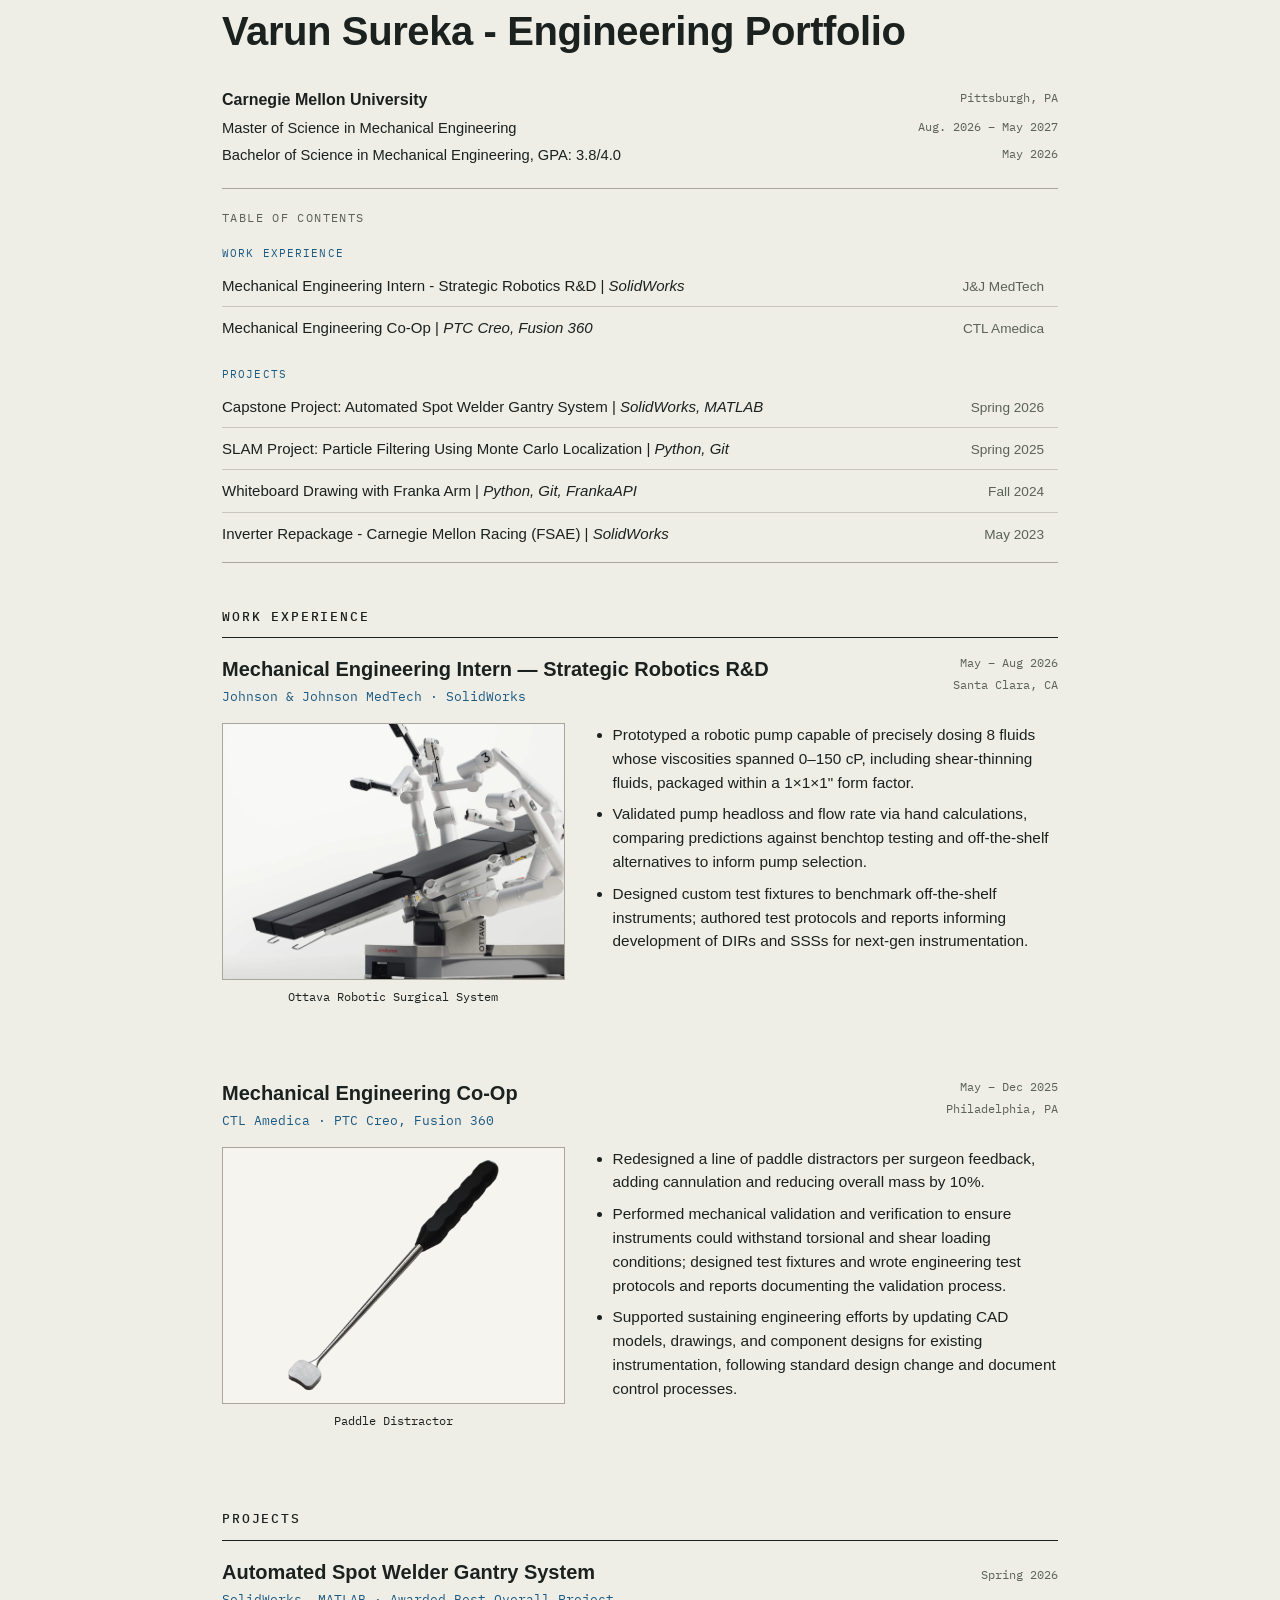
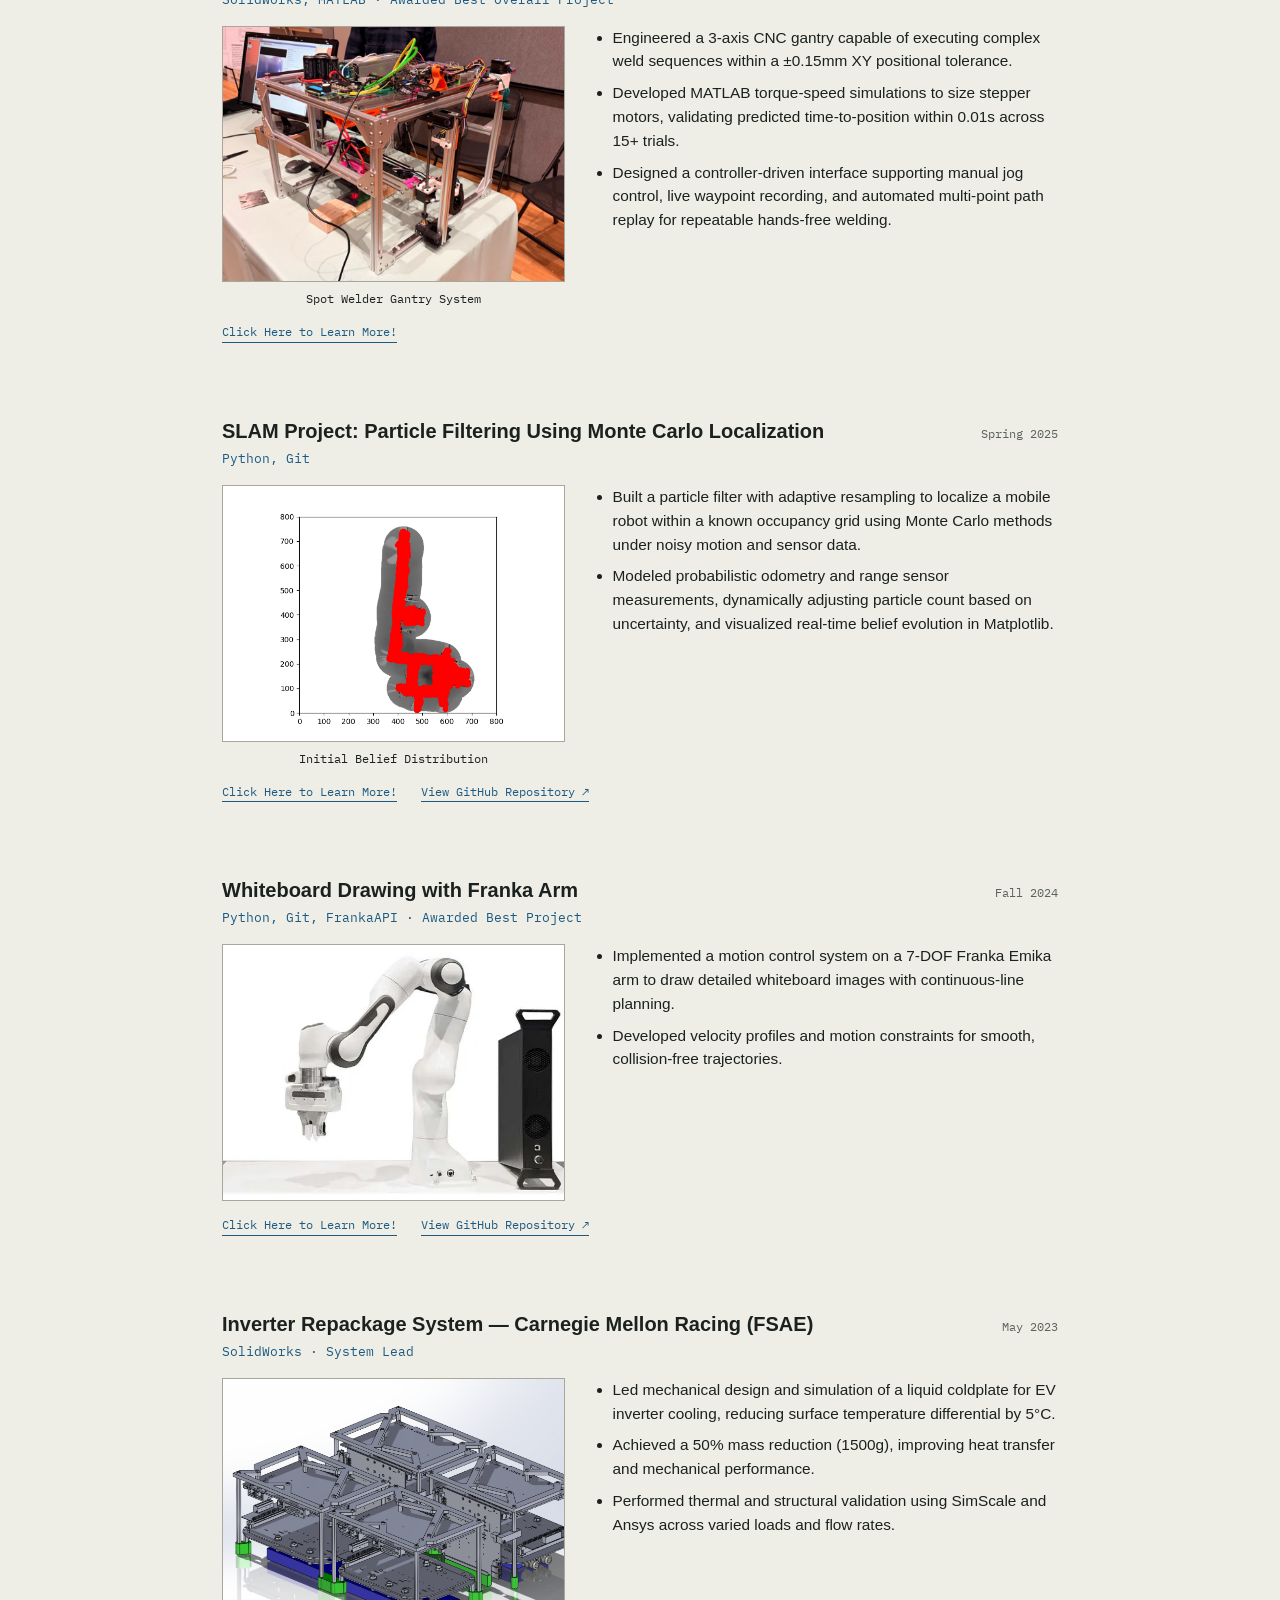
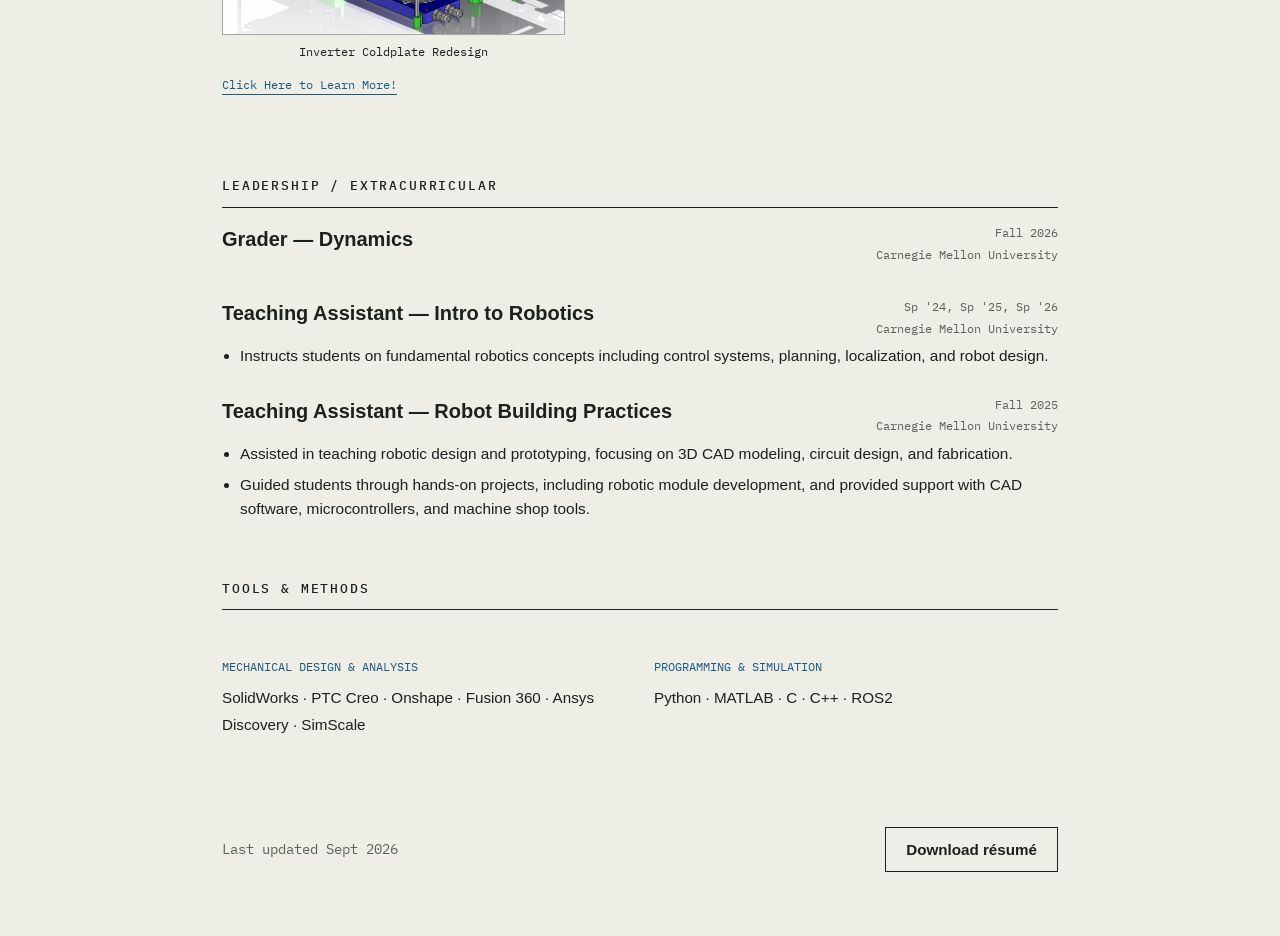
<file: index.html>
<!DOCTYPE html>
<html lang="en">
<head>
<meta charset="UTF-8">
<meta name="viewport" content="width=device-width, initial-scale=1.0">
<title>Varun Sureka — Engineering Portfolio</title>
<link rel="preconnect" href="https://fonts.googleapis.com">
<link rel="preconnect" href="https://fonts.gstatic.com" crossorigin>
<link href="https://fonts.googleapis.com/css2?family=Space+Grotesk:wght@400;500;600;700&family=Inter:ital,wght@0,400;0,500;0,600;1,400&family=IBM+Plex+Mono:wght@400;500&display=swap" rel="stylesheet">
<link rel="stylesheet" href="styles.css">

</head>
<body>

<div class="wrap">
  <header>
    <div class="title-block">
      <div>
        <h1>Varun Sureka - Engineering Portfolio</h1>
      </div>
    </div>
  </header>

  <div class="edu-wrap">
    <div class="edu-row"><span class="edu-school">Carnegie Mellon University</span><span class="edu-location mono">Pittsburgh, PA</span></div>
    <div class="edu-row"><span class="edu-degree">Master of Science in Mechanical Engineering</span><span class="edu-dates mono">Aug. 2026 – May 2027</span></div>
    <div class="edu-row"><span class="edu-degree">Bachelor of Science in Mechanical Engineering, GPA: 3.8/4.0</span><span class="edu-dates mono">May 2026</span></div>
  </div>

  <div class="index-wrap">
    <div class="index-label">Table of Contents</div>

    <div class="index-group-label">Work Experience</div>
    <a class="index-row" href="#jnj"><span class="index-title">Mechanical Engineering Intern - Strategic Robotics R&amp;D | <em>SolidWorks</em></span><span class="index-subtitle">J&amp;J MedTech</span></a>
    <a class="index-row" href="#ctl"><span class="index-title">Mechanical Engineering Co-Op | <em>PTC Creo, Fusion 360</em></span><span class="index-subtitle">CTL Amedica</span></a>
    
    <div class="index-group-label">Projects</div>
    <a class="index-row" href="gantry.html"><span class="index-title"> Capstone Project: Automated Spot Welder Gantry System | <em>SolidWorks, MATLAB </em></span></span><span class="index-subtitle">Spring 2026</span></a>
    <a class="index-row" href="slam.html"><span class="index-title">SLAM Project: Particle Filtering Using Monte Carlo Localization | <em>Python, Git </em></span><span class="index-subtitle">Spring 2025</span></a>
    <a class="index-row" href="franka.html"><span class="index-title">Whiteboard Drawing with Franka Arm | <em> Python, Git, FrankaAPI </em></span><span class="index-subtitle">Fall 2024</span></a>
    <a class="index-row" href="fsae.html"><span class="index-title">Inverter Repackage - Carnegie Mellon Racing (FSAE) | <em> SolidWorks </em> </span><span class="index-subtitle">May 2023</span></a>
  </div>
</div>

<main>

  <div class="wrap">
  <div class="section-title-wrap"><div class="section-title">Work Experience</div><div class="rule"></div></div>
</div>

<div class="wrap">
  <section class="exp-entry" id="jnj">
    <div class="exp-head">
      <h2 class="exp-title">Mechanical Engineering Intern — Strategic Robotics R&amp;D</h2>
      <div class="exp-meta"><span class="exp-duration mono">May – Aug 2026</span><span class="exp-location mono">Santa Clara, CA</span></div>
    </div>
    <div class="exp-org">Johnson &amp; Johnson MedTech · SolidWorks</div>
    <div class="entry-body">
      <figure class="schematic-figure">
        <div class="schematic">
          <img src="assets/work experience/ottava.webp" alt="Ottava Robotic Surgical System">
        </div>
        <figcaption class="schematic-caption">Ottava Robotic Surgical System</figcaption>
      </figure>
      <ul class="entry-bullets">
        <li>Prototyped a robotic pump capable of precisely dosing 8 fluids whose viscosities spanned 0–150 cP, including shear-thinning fluids, packaged within a 1×1×1" form factor.</li>
        <li>Validated pump headloss and flow rate via hand calculations, comparing predictions against benchtop testing and off-the-shelf alternatives to inform pump selection.</li>
        <li>Designed custom test fixtures to benchmark off-the-shelf instruments; authored test protocols and reports informing development of DIRs and SSSs for next-gen instrumentation.</li>
      </ul>
    </div>
  </section>
</div>

  <div class="wrap">
    <section class="exp-entry" id="ctl">
      <div class="exp-head">
        <h2 class="exp-title">Mechanical Engineering Co-Op</h2>
        <div class="exp-meta"><span class="exp-duration mono">May – Dec 2025</span><span class="exp-location mono">Philadelphia, PA</span></div>
      </div>
      <div class="exp-org">CTL Amedica · PTC Creo, Fusion 360</div>
      <div class="entry-body">
        <figure class="schematic-figure">
        <div class="schematic">
          <img src="assets/work experience/paddle distractor.png" alt="Paddle Distractor">
        </div>
        <figcaption class="schematic-caption">Paddle Distractor</figcaption>
      </figure>
        <ul class="entry-bullets">
          <li>Redesigned a line of paddle distractors per surgeon feedback, adding cannulation and reducing overall mass by 10%.</li>
          <li>Performed mechanical validation and verification to ensure instruments could withstand torsional and shear loading conditions; designed test fixtures and wrote engineering test protocols and reports documenting the validation process.</li>
          <li>Supported sustaining engineering efforts by updating CAD models, drawings, and component designs for existing instrumentation, following standard design change and document control processes.</li>
        </ul>
      </div>
    </section>
  </div>

  <div class="wrap">
    <div class="section-title-wrap"><div class="section-title">Projects</div><div class="rule"></div></div>
  </div>

  <div class="wrap">
    <section class="entry" id="gantry">
      <div class="entry-head"><h2 class="entry-name">Automated Spot Welder Gantry System</h2><span class="entry-duration mono">Spring 2026</span></div>
      <div class="entry-org">SolidWorks, MATLAB · Awarded Best Overall Project</div>
      <div class="entry-body">
        <figure class="schematic-figure">
          <div class="schematic">
            <img src="assets/gantry/gantry front view.png" alt="Spot Welder Gantry System">
          </div>
          <figcaption class="schematic-caption">Spot Welder Gantry System</figcaption>
        </figure>
        <ul class="entry-bullets">
          <li>Engineered a 3-axis CNC gantry capable of executing complex weld sequences within a ±0.15mm XY positional tolerance.</li>
          <li>Developed MATLAB torque-speed simulations to size stepper motors, validating predicted time-to-position within 0.01s across 15+ trials.</li>
          <li>Designed a controller-driven interface supporting manual jog control, live waypoint recording, and automated multi-point path replay for repeatable hands-free welding.</li>
        </ul>
      </div>
        <div class="case-links">
        <a class="case-link" href="gantry.html">Click Here to Learn More!</a>
      </div>
    </section>
  </div>

  <div class="wrap">
    <section class="entry" id="slam">
      <div class="entry-head"><h2 class="entry-name">SLAM Project: Particle Filtering Using Monte Carlo Localization</h2><span class="entry-duration mono">Spring 2025</span></div>
      <div class="entry-org">Python, Git</div>
      <div class="entry-body">
        <figure class="schematic-figure">
          <div class="schematic">
            <img src="assets/slam/3500_particle_example.png" alt="">
          </div>
          <figcaption class="schematic-caption">Initial Belief Distribution</figcaption>
        </figure>
        <ul class="entry-bullets">
          <li>Built a particle filter with adaptive resampling to localize a mobile robot within a known occupancy grid using Monte Carlo methods under noisy motion and sensor data.</li>
          <li>Modeled probabilistic odometry and range sensor measurements, dynamically adjusting particle count based on uncertainty, and visualized real-time belief evolution in Matplotlib.</li>
        </ul>
      </div>
      <div class="case-links">
        <a class="case-link" href="slam.html">Click Here to Learn More!</a>
        <a class="case-link" href="https://github.com/varunsureka24/simultaneous-localization-and-mapping/tree/main/particle%20filtering" target="_blank" rel="noopener">View GitHub Repository ↗</a>
      </div>
    </section>
  </div>

  <div class="wrap">
    <section class="entry" id="franka">
      <div class="entry-head"><h2 class="entry-name">Whiteboard Drawing with Franka Arm</h2><span class="entry-duration mono">Fall 2024</span></div>
      <div class="entry-org">Python, Git, FrankaAPI · Awarded Best Project</div>
      <div class="entry-body">
        <figure class="schematic-figure">
          <div class="schematic">
            <img src="assets/rkd/franka-arm.webp" alt="franka arm">
          </div>
          <figcaption class="Franka Emika Robotic Arm"></figcaption>
        </figure>
        <ul class="entry-bullets">
          <li>Implemented a motion control system on a 7-DOF Franka Emika arm to draw detailed whiteboard images with continuous-line planning.</li>
          <li>Developed velocity profiles and motion constraints for smooth, collision-free trajectories.</li>
        </ul>

      </div>
      <div class="case-links">
        <a class="case-link" href="franka.html">Click Here to Learn More!</a>
        <a class="case-link" href="https://github.com/varunsureka24/robot-kinematics-and-dynamics" target="_blank" rel="noopener">View GitHub Repository ↗</a>
      </div>
    </section>
  </div>

  <div class="wrap">
    <section class="entry" id="fsae">
      <div class="entry-head"><h2 class="entry-name">Inverter Repackage System — Carnegie Mellon Racing (FSAE)</h2><span class="entry-duration mono">May 2023</span></div>
      <div class="entry-org">SolidWorks · System Lead</div>
      <div class="entry-body">
        <figure class="schematic-figure">
        <div class="schematic">
          <img src="assets/fsae/iso.png" alt="Inverter Coldplate Redesign">
        </div>
        <figcaption class="schematic-caption">Inverter Coldplate Redesign</figcaption>
      </figure>
        <ul class="entry-bullets">
          <li>Led mechanical design and simulation of a liquid coldplate for EV inverter cooling, reducing surface temperature differential by 5°C.</li>
          <li>Achieved a 50% mass reduction (1500g), improving heat transfer and mechanical performance.</li>
          <li>Performed thermal and structural validation using SimScale and Ansys across varied loads and flow rates.</li>
        </ul>
      </div>
      <div class="case-links">
        <a class="case-link" href="fsae.html">Click Here to Learn More!</a>
      </div>
    </section>
  </div>

<div class="wrap">
  <div class="section-title-wrap"><div class="section-title">Leadership / Extracurricular</div><div class="rule"></div></div>
</div>

<div class="wrap">
  <section class="exp-entry exp-entry--compact">
    <div class="exp-head">
      <h2 class="exp-title">Grader — Dynamics</h2>
      <div class="exp-meta"><span class="exp-duration mono">Fall 2026</span><span class="exp-location mono">Carnegie Mellon University</span></div>
    </div>
  </section>
</div>

<div class="wrap">
  <section class="exp-entry exp-entry--compact">
    <div class="exp-head">
      <h2 class="exp-title">Teaching Assistant — Intro to Robotics</h2>
      <div class="exp-meta"><span class="exp-duration mono">Sp '24, Sp '25, Sp '26</span><span class="exp-location mono">Carnegie Mellon University</span></div>
    </div>
    <ul class="entry-bullets">
      <li>Instructs students on fundamental robotics concepts including control systems, planning, localization, and robot design.</li>
    </ul>
  </section>
</div>

<div class="wrap">
  <section class="exp-entry exp-entry--compact">
    <div class="exp-head">
      <h2 class="exp-title">Teaching Assistant — Robot Building Practices</h2>
      <div class="exp-meta"><span class="exp-duration mono">Fall 2025</span><span class="exp-location mono">Carnegie Mellon University</span></div>
    </div>
    <ul class="entry-bullets">
      <li>Assisted in teaching robotic design and prototyping, focusing on 3D CAD modeling, circuit design, and fabrication.</li>
      <li>Guided students through hands-on projects, including robotic module development, and provided support with CAD software, microcontrollers, and machine shop tools.</li>
    </ul>
  </section>
</div>

  <div class="wrap">
    <div class="section-title-wrap"><div class="section-title">Tools &amp; Methods</div><div class="rule"></div></div>
    <section class="skills-section">
      <div class="skills-grid">
        <div><div class="skill-group-label mono">MECHANICAL DESIGN &amp; ANALYSIS</div><div class="skill-group-items">SolidWorks · PTC Creo · Onshape · Fusion 360 · Ansys Discovery · SimScale</div></div>
        <div><div class="skill-group-label mono">PROGRAMMING &amp; SIMULATION</div><div class="skill-group-items">Python · MATLAB · C · C++ · ROS2</div></div>
      </div>
    </section>
  </div>

</main>

<div class="wrap">
  <footer>
    <span class="footer-note">Last updated Sept 2026</span>
    <a class="resume-link" href="Varun_Sureka_Resume.pdf">Download résumé</a>
  </footer>
</div>

</body>
</html>
</file>
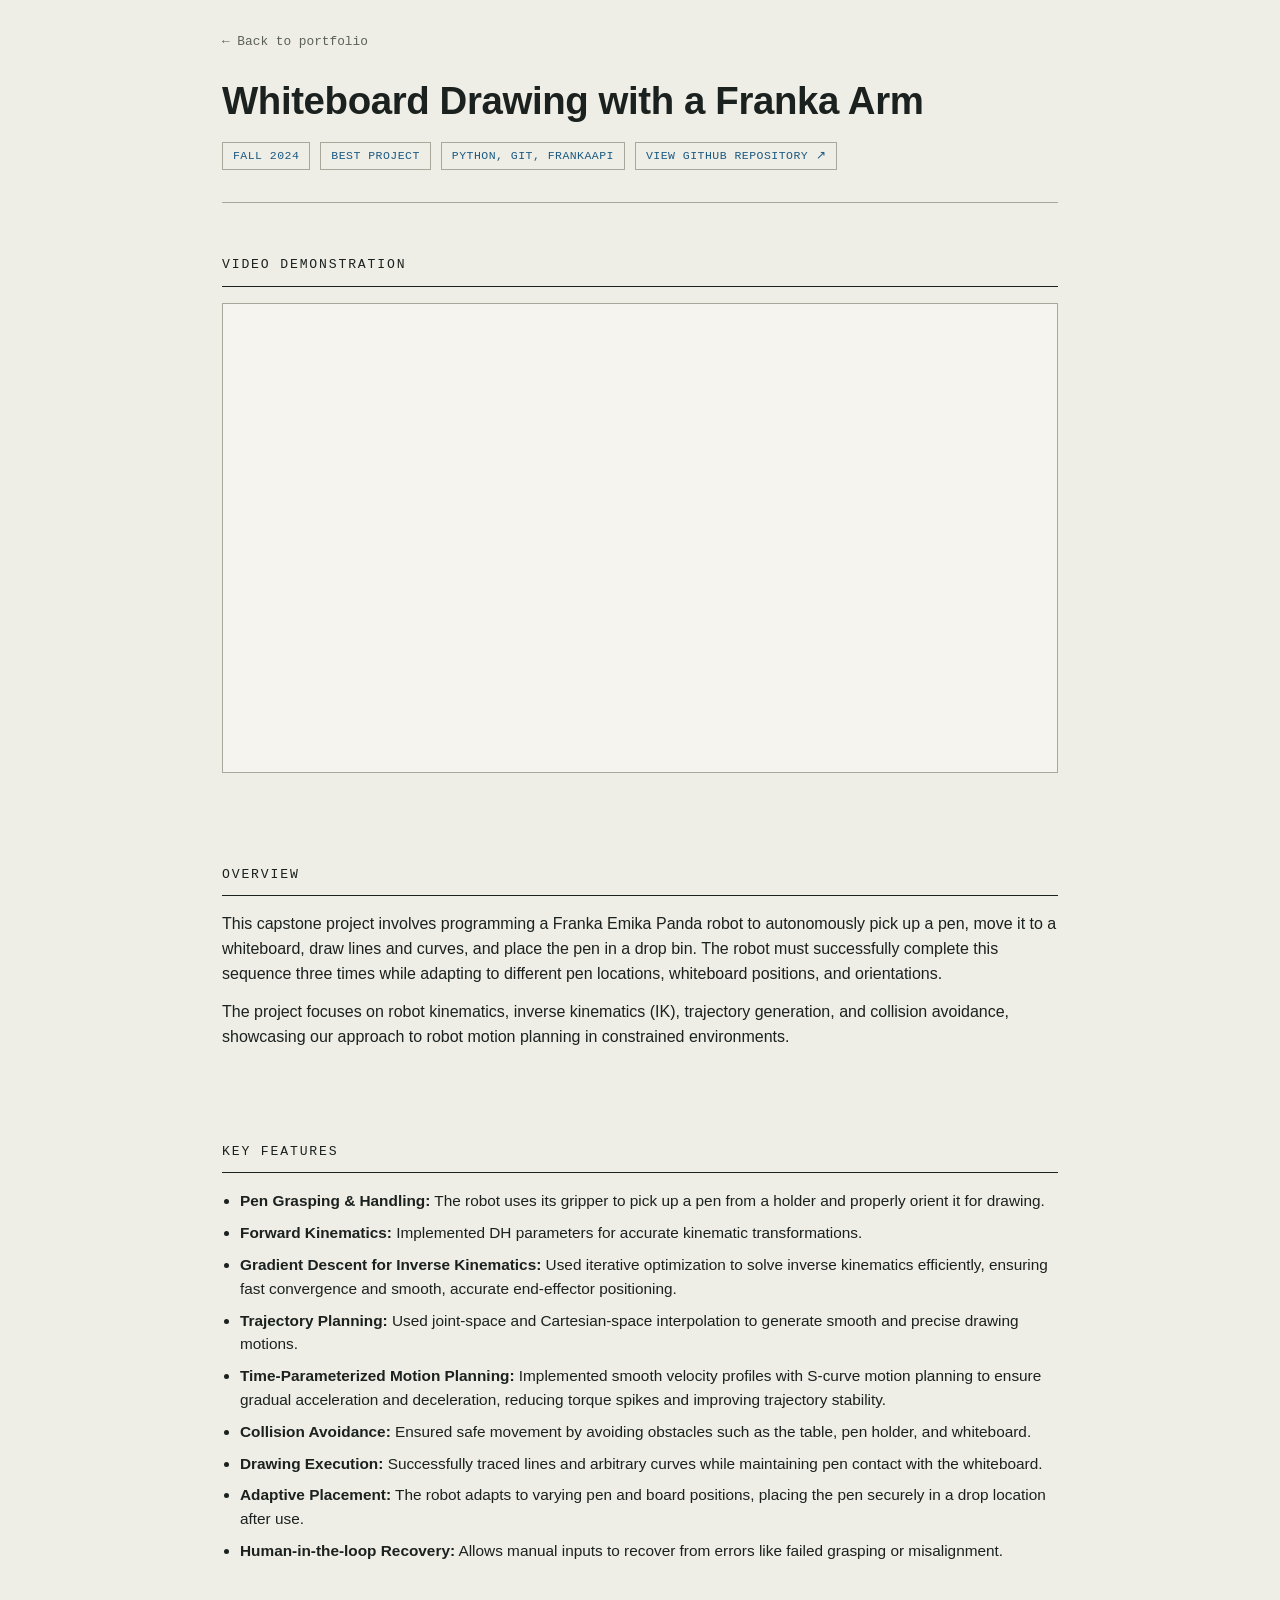
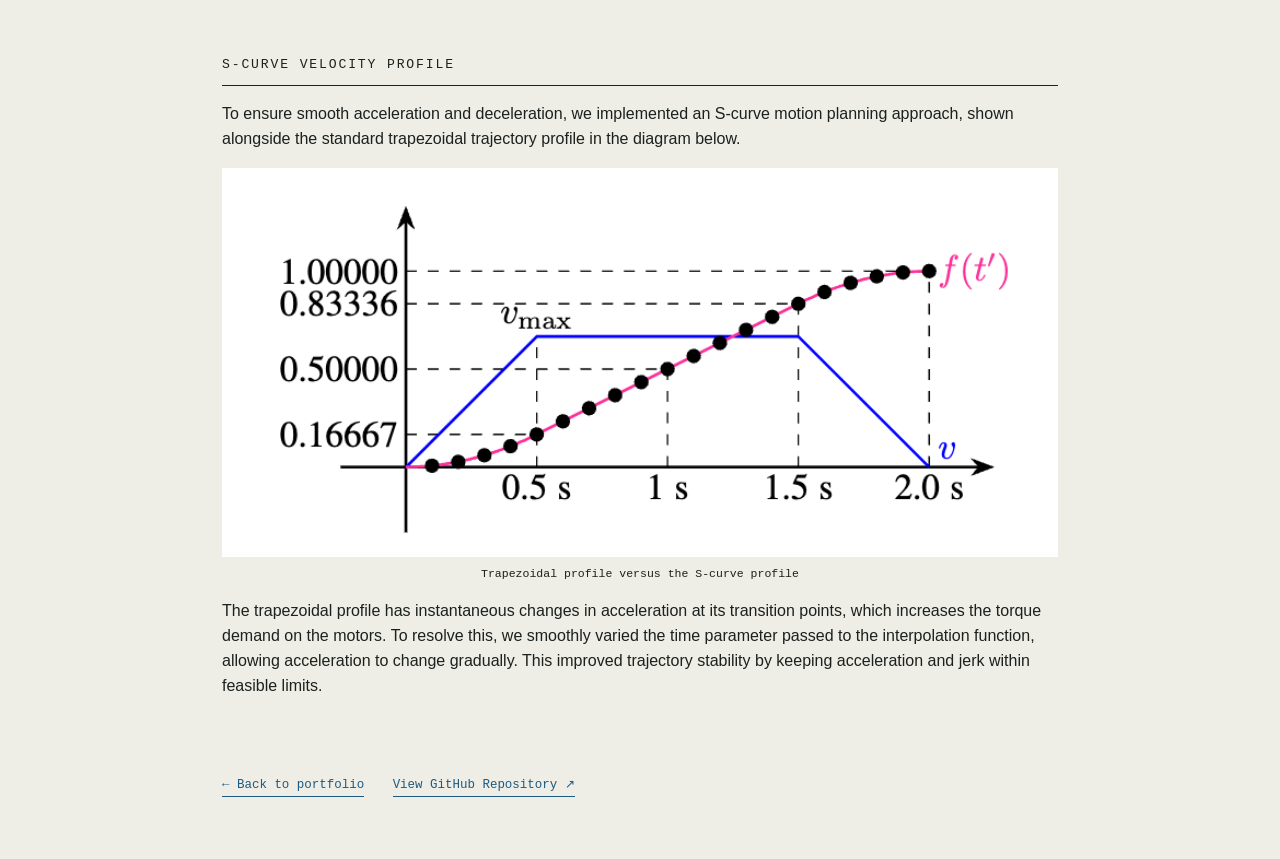
<file: franka.html>
<!DOCTYPE html>
<html lang="en">
<head>
<meta charset="UTF-8">
<meta name="viewport" content="width=device-width, initial-scale=1.0">
<title>Whiteboard Drawing with Franka Arm — Varun Sureka</title>
<link rel="stylesheet" href="styles.css">
</head>
<body>

<div class="wrap">
  <a class="case-back mono" href="index.html">← Back to portfolio</a>

  <div class="case-header">
    <h1 class="case-title">Whiteboard Drawing with a Franka Arm</h1>
    <div class="case-tags">
      <span class="case-tag">Fall 2024</span>
      <span class="case-tag">Best Project</span>
      <span class="case-tag">Python, Git, FrankaAPI</span>
      <a class="case-tag case-tag--link" href="https://github.com/varunsureka24/robot-kinematics-and-dynamics" target="_blank" rel="noopener">View GitHub Repository ↗</a>
    </div>
  </div>

  <div class="case-section">
    <div class="section-title-wrap"><div class="section-title">Video Demonstration</div><div class="rule"></div></div>
    <div class="case-hero" style="margin: 0;">
      <iframe src="https://www.youtube.com/embed/k4Xcv1jUgHI" title="Franka arm whiteboard drawing demo" style="width: 100%; height: 100%; border: 0;" loading="lazy" allowfullscreen></iframe>
    </div>
  </div>

  <div class="case-section">
    <div class="section-title-wrap"><div class="section-title">Overview</div><div class="rule"></div></div>
    <div class="case-prose">
      <p>This capstone project involves programming a Franka Emika Panda robot to autonomously pick up a pen, move it to a whiteboard, draw lines and curves, and place the pen in a drop bin. The robot must successfully complete this sequence three times while adapting to different pen locations, whiteboard positions, and orientations.</p>
      <p>The project focuses on robot kinematics, inverse kinematics (IK), trajectory generation, and collision avoidance, showcasing our approach to robot motion planning in constrained environments.</p>
    </div>
  </div>

  <div class="case-section">
    <div class="section-title-wrap"><div class="section-title">Key Features</div><div class="rule"></div></div>
    <ul class="entry-bullets">
      <li><strong>Pen Grasping &amp; Handling:</strong> The robot uses its gripper to pick up a pen from a holder and properly orient it for drawing.</li>
      <li><strong>Forward Kinematics:</strong> Implemented DH parameters for accurate kinematic transformations.</li>
      <li><strong>Gradient Descent for Inverse Kinematics:</strong> Used iterative optimization to solve inverse kinematics efficiently, ensuring fast convergence and smooth, accurate end-effector positioning.</li>
      <li><strong>Trajectory Planning:</strong> Used joint-space and Cartesian-space interpolation to generate smooth and precise drawing motions.</li>
      <li><strong>Time-Parameterized Motion Planning:</strong> Implemented smooth velocity profiles with S-curve motion planning to ensure gradual acceleration and deceleration, reducing torque spikes and improving trajectory stability.</li>
      <li><strong>Collision Avoidance:</strong> Ensured safe movement by avoiding obstacles such as the table, pen holder, and whiteboard.</li>
      <li><strong>Drawing Execution:</strong> Successfully traced lines and arbitrary curves while maintaining pen contact with the whiteboard.</li>
      <li><strong>Adaptive Placement:</strong> The robot adapts to varying pen and board positions, placing the pen securely in a drop location after use.</li>
      <li><strong>Human-in-the-loop Recovery:</strong> Allows manual inputs to recover from errors like failed grasping or misalignment.</li>
    </ul>
  </div>

  <div class="case-section">
    <div class="section-title-wrap"><div class="section-title">S-Curve Velocity Profile</div><div class="rule"></div></div>
    <div class="case-prose">
      <p>To ensure smooth acceleration and deceleration, we implemented an S-curve motion planning approach, shown alongside the standard trapezoidal trajectory profile in the diagram below.</p>
    </div>
    <figure class="schematic-figure" style="margin: 16px 0;">
      <img src="assets/rkd/trapezoidal_profile.png" alt="Trapezoidal and S-curve velocity profiles compared" style="width: 100%; height: auto; display: block;">
      <figcaption class="schematic-caption">Trapezoidal profile versus the S-curve profile</figcaption>
    </figure>
    <div class="case-prose">
      <p>The trapezoidal profile has instantaneous changes in acceleration at its transition points, which increases the torque demand on the motors. To resolve this, we smoothly varied the time parameter passed to the interpolation function, allowing acceleration to change gradually. This improved trajectory stability by keeping acceleration and jerk within feasible limits.</p>
    </div>
  </div>

  <div class="case-footer-nav">
    <a class="case-link" href="index.html">← Back to portfolio</a> 
    <a class="case-link" href="https://github.com/varunsureka24/robot-kinematics-and-dynamics" target="_blank" rel="noopener">View GitHub Repository ↗</a>
    </div>
  </body>
</html>
</file>
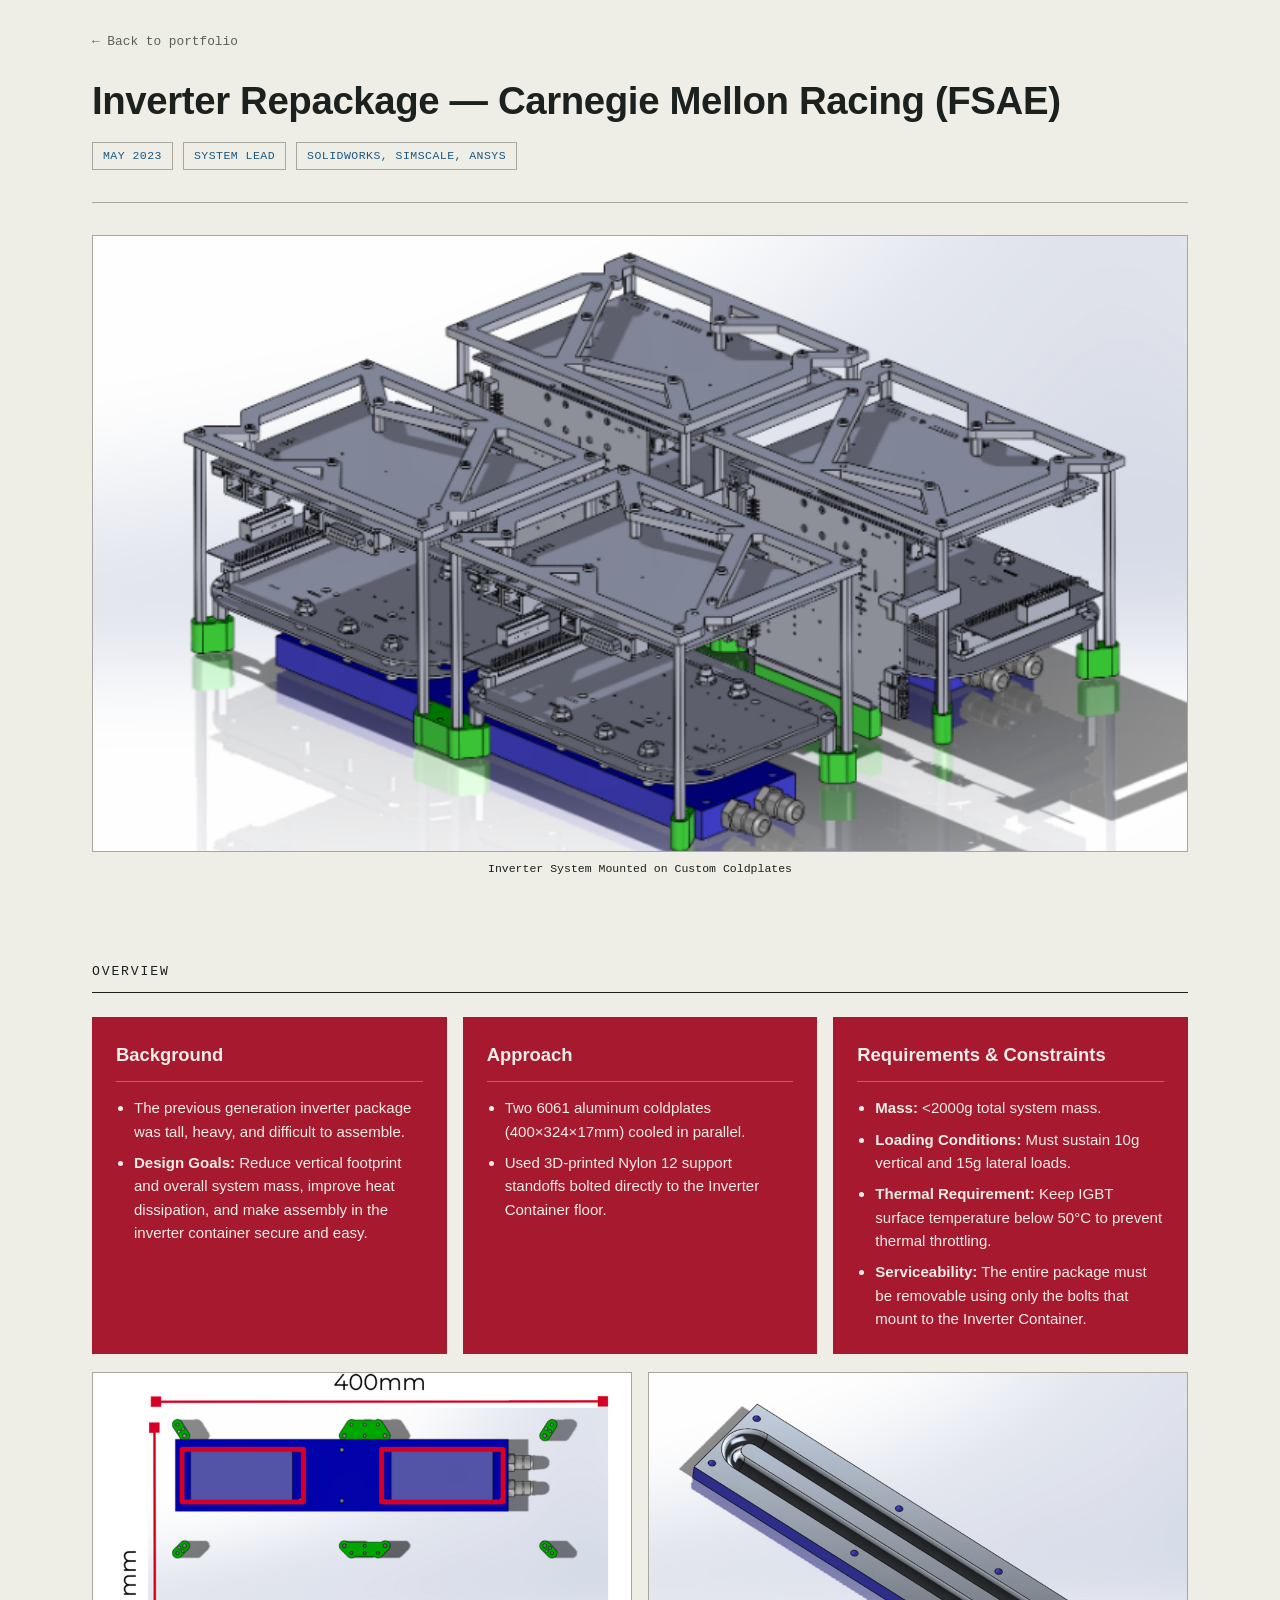
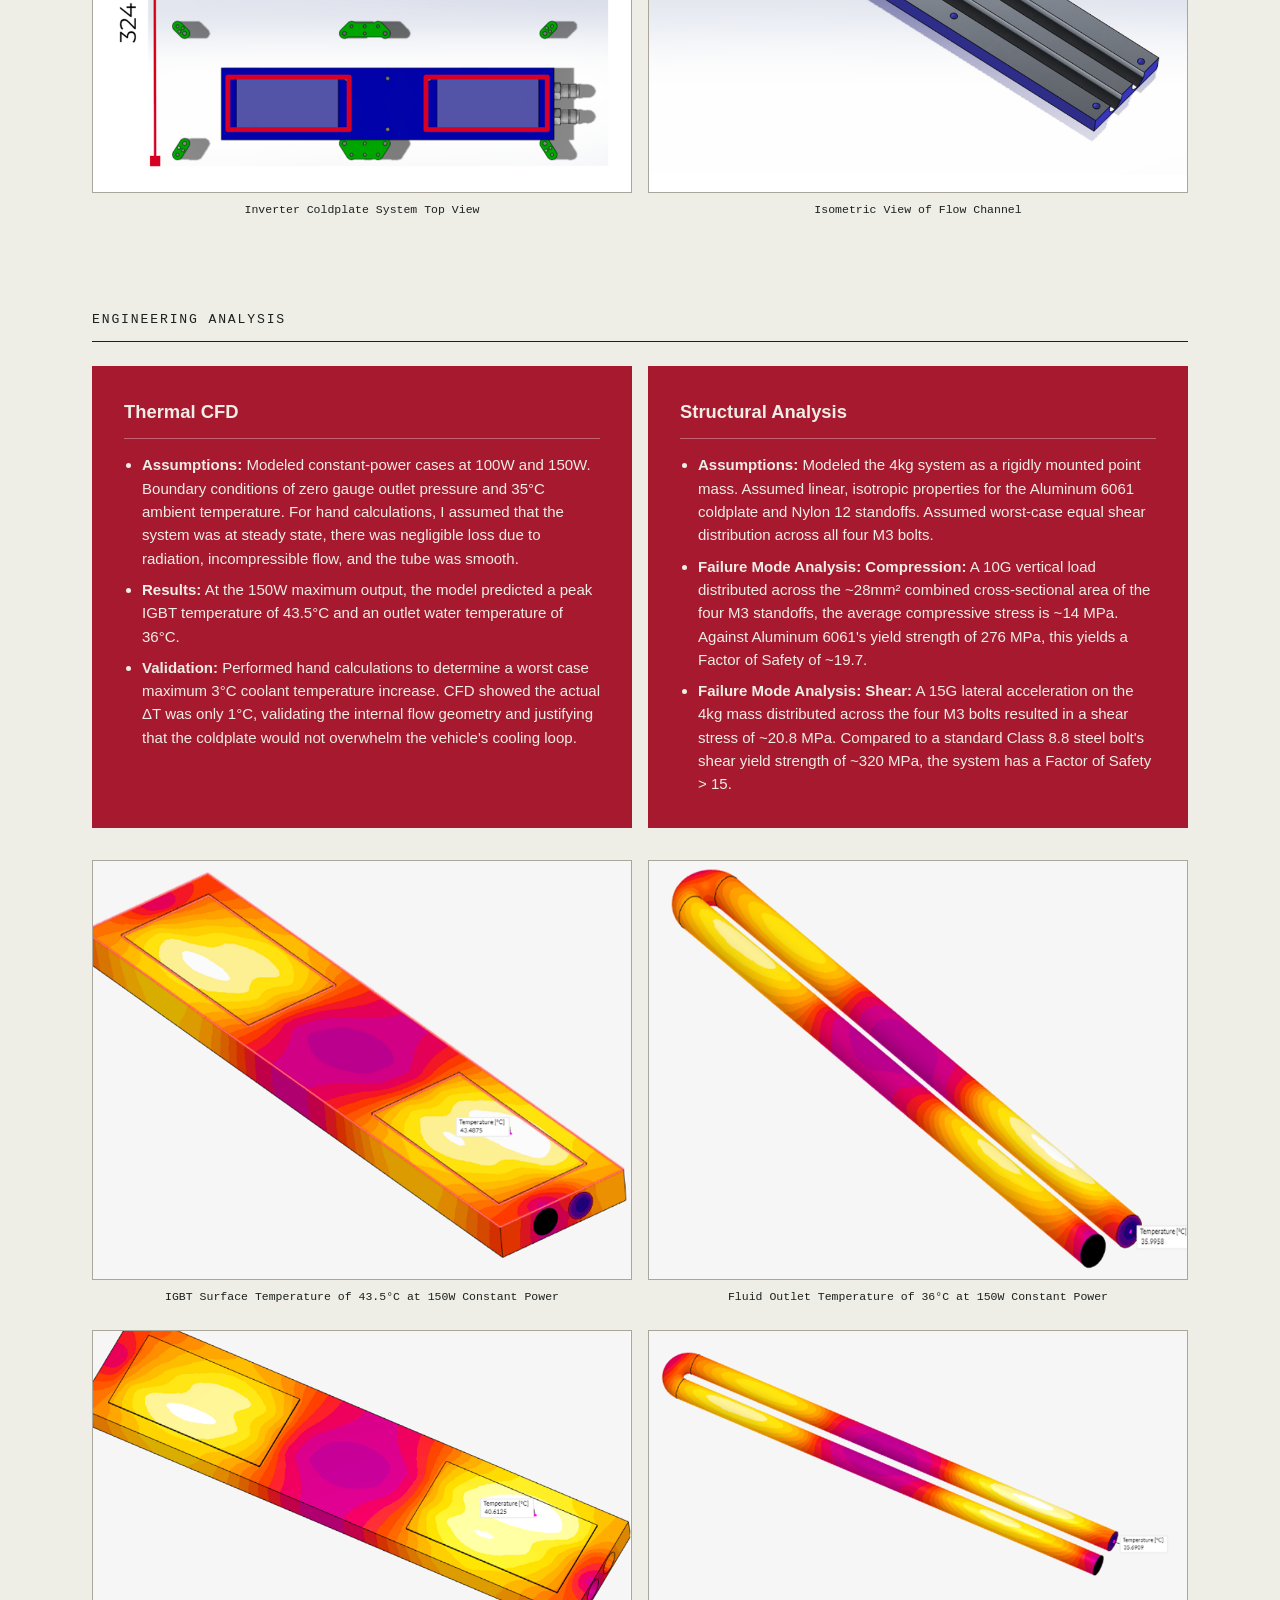
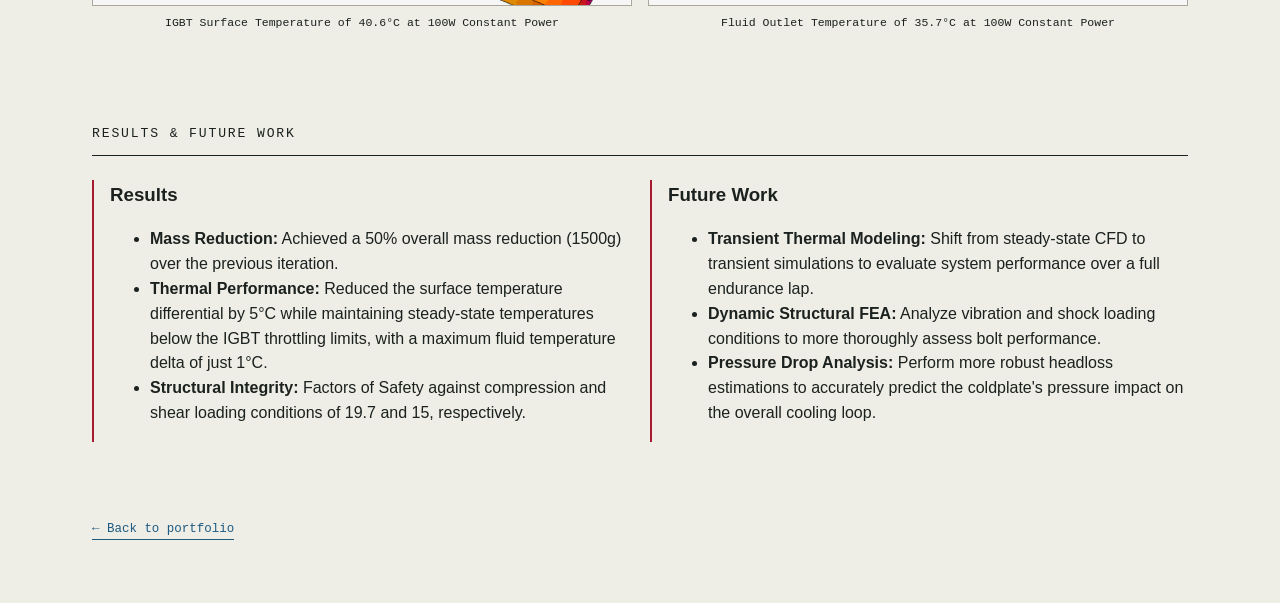
<file: fsae.html>
<!DOCTYPE html>
<html lang="en">
<head>
<meta charset="UTF-8">
<meta name="viewport" content="width=device-width, initial-scale=1.0">
<title>Inverter Repackage — CMR FSAE — Varun Sureka</title>
<!-- Copy the font <link> from your gantry.html here so the fonts match -->
<link rel="stylesheet" href="styles.css">
<!--
IMAGES to export from the CDR deck into assets/fsae/ (slide numbers in parentheses):
  assembly-render.png   (slide 10, left)    full assembly
  exploded.png          (slide 10, right)   coldplates + standoffs exploded
  coldplate-top.png     (slide 11)          top view with 400 x 324 mm dimensions
  coldplate-channel.png (slide 12, left)    flow channel
  cfd-100w.png          (slide 13)          CFD at 100 W
  cfd-150w.png          (slide 14)          CFD at 150 W
  standoff-fea.png      (slide 16)          standoff force analysis
  hand-calcs.png        (slide 17, right)   bolt shear hand calcs
-->
</head>
<body>

<div class="wrap wrap-wide">
  <a class="case-back mono" href="index.html">← Back to portfolio</a>

  <div class="case-header">
    <h1 class="case-title">Inverter Repackage — Carnegie Mellon Racing (FSAE)</h1>
    <div class="case-tags">
      <span class="case-tag">May 2023</span>
      <span class="case-tag">System Lead</span>
      <span class="case-tag">SolidWorks, SimScale, Ansys</span>
    </div>
  </div>

  <figure class="case-hero-figure">
    <div class="case-hero" style="width: 100%; overflow: hidden; background: var(--surface-raised);">
      <img src="assets/fsae/iso3.png" alt="Inverter System Mounted on Custom Coldplates" style="width: 100%; height: auto; display: block; object-fit: cover;">
    </div>
    <figcaption class="schematic-caption">Inverter System Mounted on Custom Coldplates</figcaption>
  </figure>

  <div class="case-section">
    <div class="section-title-wrap"><div class="section-title">Overview</div><div class="rule"></div></div>
    <div class="case-cols">

      <div class="case-card" style="background: var(--fsae-tile-background);">
        <h3 class="case-card-title">Background</h3>
        <ul>
          <li>The previous generation inverter package was tall, heavy, and difficult to assemble.</li>
          <li><b>Design Goals:</b> Reduce vertical footprint and overall system mass, improve heat dissipation, and make assembly in the inverter container secure and easy.</li>
        </ul>
      </div>

      <div class="case-card" style="background: var(--fsae-tile-background);">
        <h3 class="case-card-title">Approach</h3>
        <ul>
          <li>Two 6061 aluminum coldplates (400&times;324&times;17mm) cooled in parallel.</li>
          <li>Used 3D-printed Nylon 12 support standoffs bolted directly to the Inverter Container floor.</li>
        </ul>
      </div>

      <div class="case-card" style="background: var(--fsae-tile-background);">
        <h3 class="case-card-title">Requirements & Constraints</h3>
        <ul>
          <li><b>Mass:</b> &lt;2000g total system mass.</li>
          <li><b>Loading Conditions:</b> Must sustain 10g vertical and 15g lateral loads.</li>
          <li><b>Thermal Requirement:</b> Keep IGBT surface temperature below 50°C to prevent thermal throttling.</li>
          <li><b>Serviceability:</b> The entire package must be removable using only the bolts that mount to the Inverter Container.</li>
        </ul>
      </div>
    </div>
  
    <div class="case-cols case-cols-2">
      
      <figure class="schematic-figure" style="margin-top: 10px; display: flex; flex-direction: column;">
        <img src="assets/fsae/top view 1.png" alt="Inverter Coldplate Top View" style="width: 100%; object-fit: cover; display: block; border: 1px solid var(--line-strong);">
        <figcaption class="schematic-caption">Inverter Coldplate System Top View</figcaption>
      </figure>

      <figure class="schematic-figure" style="margin-top: 10px; display: flex; flex-direction: column;">
        <img src="assets/fsae/iso with flow channel 1.png" alt="Isometric View of Flow Channel" style="width: 100%; object-fit: cover; display: block; border: 1px solid var(--line-strong);">
        <figcaption class="schematic-caption">Isometric View of Flow Channel</figcaption>
      </figure>

    </div>
  </div>

  <!-- SECTION 2: Engineering Analysis -->
  <div class="case-section">
    <div class="section-title-wrap">
      <div class="section-title">Engineering Analysis</div>
      <div class="rule"></div>
    </div>
    
    <!-- Text Row: Thermal & Structural Side-by-Side -->
    <div class="case-cols case-cols-2" style="align-items: stretch; margin-bottom: 32px;">
      
      <!-- Thermal Text -->
      <div class="case-card case-card-lg" style="background: var(--fsae-tile-background); margin: 0;">
        <h3 class="case-card-title">Thermal CFD</h3>
        <ul>
          <li><b>Assumptions:</b> Modeled constant-power cases at 100W and 150W. Boundary conditions of zero gauge outlet pressure and 35&deg;C ambient temperature. For hand calculations, I assumed that the system was at steady state, there was negligible loss due to radiation, incompressible flow, and the tube was smooth.</li>
          <li><b>Results:</b> At the 150W maximum output, the model predicted a peak IGBT temperature of 43.5&deg;C and an outlet water temperature of 36&deg;C.</li>
          <li><b>Validation:</b> Performed hand calculations to determine a worst case maximum 3&deg;C coolant temperature increase. CFD showed the actual &Delta;T was only 1&deg;C, validating the internal flow geometry and justifying that the coldplate would not overwhelm the vehicle's cooling loop.</li>
        </ul>
      </div>

      <!-- Structural Text -->
      <div class="case-card case-card-lg" style="background: var(--fsae-tile-background); margin: 0;">
        <h3 class="case-card-title">Structural Analysis</h3>
        <ul>
          <li><b>Assumptions:</b> Modeled the 4kg system as a rigidly mounted point mass. Assumed linear, isotropic properties for the Aluminum 6061 coldplate and Nylon 12 standoffs. Assumed worst-case equal shear distribution across all four M3 bolts.</li>
          <li><b>Failure Mode Analysis: Compression:</b> A 10G vertical load distributed across the ~28mm&sup2; combined cross-sectional area of the four M3 standoffs, the average compressive stress is ~14 MPa. Against Aluminum 6061's yield strength of 276 MPa, this yields a Factor of Safety of ~19.7.</li>
          <li><b>Failure Mode Analysis: Shear:</b> A 15G lateral acceleration on the 4kg mass distributed across the four M3 bolts resulted in a shear stress of ~20.8 MPa. Compared to a standard Class 8.8 steel bolt's shear yield strength of ~320 MPa, the system has a Factor of Safety > 15.</li>
        </ul>
      </div>

    </div>

    <!-- CFD Image Row 1: 150W -->
    <div class="case-cols case-cols-2" style="margin-bottom: 24px;">
      <figure class="schematic-figure" style="margin: 0; display: flex; flex-direction: column;">
        <img src="assets/fsae/150W coldplate.png" alt="IGBT Surface Temperature of 43.5&deg;C at 150W Constant Power" style="width: 100%; object-fit: cover; display: block; background: var(--paper-raised); border: 1px solid var(--line-strong);">
        <figcaption class="schematic-caption" style="margin-top: 8px; text-align: center;">IGBT Surface Temperature of 43.5&deg;C at 150W Constant Power</figcaption>
      </figure>

      <figure class="schematic-figure" style="margin: 0; display: flex; flex-direction: column;">
        <img src="assets/fsae/150W fluid.png" alt="Fluid Outlet Temperature of 36&deg;C at 150W Constant Power" style="width: 100%; object-fit: cover; display: block; background: var(--paper-raised); border: 1px solid var(--line-strong);">
        <figcaption class="schematic-caption" style="margin-top: 8px; text-align: center;">Fluid Outlet Temperature of 36&deg;C at 150W Constant Power</figcaption>
      </figure>
    </div>

    <!-- CFD Image Row 2: 100W -->
    <div class="case-cols case-cols-2">
      <figure class="schematic-figure" style="margin: 0; display: flex; flex-direction: column;">
        <img src="assets/fsae/100W coldplate.png" alt="IGBT Surface Temperature of 40.6&deg;C at 100W Constant Power" style="width: 100%; object-fit: cover; display: block; border: 1px solid var(--line-strong);">
        <figcaption class="schematic-caption" style="margin-top: 8px; text-align: center;">IGBT Surface Temperature of 40.6&deg;C at 100W Constant Power</figcaption>
      </figure>

      <figure class="schematic-figure" style="margin: 0; display: flex; flex-direction: column;">
        <img src="assets/fsae/100W fluid.png" alt="Fluid Outlet Temperature of 35.7&deg;C at 100W Constant Power" style="width: 100%; object-fit: cover; display: block; border: 1px solid var(--line-strong);">
        <figcaption class="schematic-caption" style="margin-top: 8px; text-align: center;">Fluid Outlet Temperature of 35.7&deg;C at 100W Constant Power</figcaption>
      </figure>
    </div>
  </div>

  <!-- SECTION 3: Results & Future Work -->
  <div class="case-section">
    <div class="section-title-wrap">
      <div class="section-title">Results & Future Work</div>
      <div class="rule"></div>
    </div>
    
    <div class="case-cols case-cols-2" style="align-items: start; gap: 20px;">
      
      <!-- Results Column -->
      <div style="border-left: 2px solid var(--fsae-tile-background); padding-left: 16px;">
        <h3 style="margin-top: 0;">Results</h3>
        <ul>
          <li><b>Mass Reduction:</b> Achieved a 50% overall mass reduction (1500g) over the previous iteration.</li>
          <li><b>Thermal Performance:</b> Reduced the surface temperature differential by 5&deg;C while maintaining steady-state temperatures below the IGBT throttling limits, with a maximum fluid temperature delta of just 1&deg;C.</li>
          <li><b>Structural Integrity:</b> Factors of Safety against compression and shear loading conditions of 19.7 and 15, respectively.</li>
        </ul>
      </div>

      <!-- Future Work Column -->
      <div style="border-left: 2px solid var(--fsae-tile-background); padding-left: 16px; color: var(--ink);">
        <h3 style="margin-top: 0;">Future Work</h3>
        <ul>
         <li><b>Transient Thermal Modeling:</b> Shift from steady-state CFD to transient simulations to evaluate system performance over a full endurance lap.</li>
          <li><b>Dynamic Structural FEA:</b> Analyze vibration and shock loading conditions to more thoroughly assess bolt performance.</li>
          <li><b>Pressure Drop Analysis:</b> Perform more robust headloss estimations to accurately predict the coldplate's pressure impact on the overall cooling loop.</li>
        </ul>
      </div>

    </div>
  </div>

  <div class="case-footer-nav">
    <a class="case-link" href="index.html">← Back to portfolio</a>
  </div>
</div>
</body>
</html>
</file>
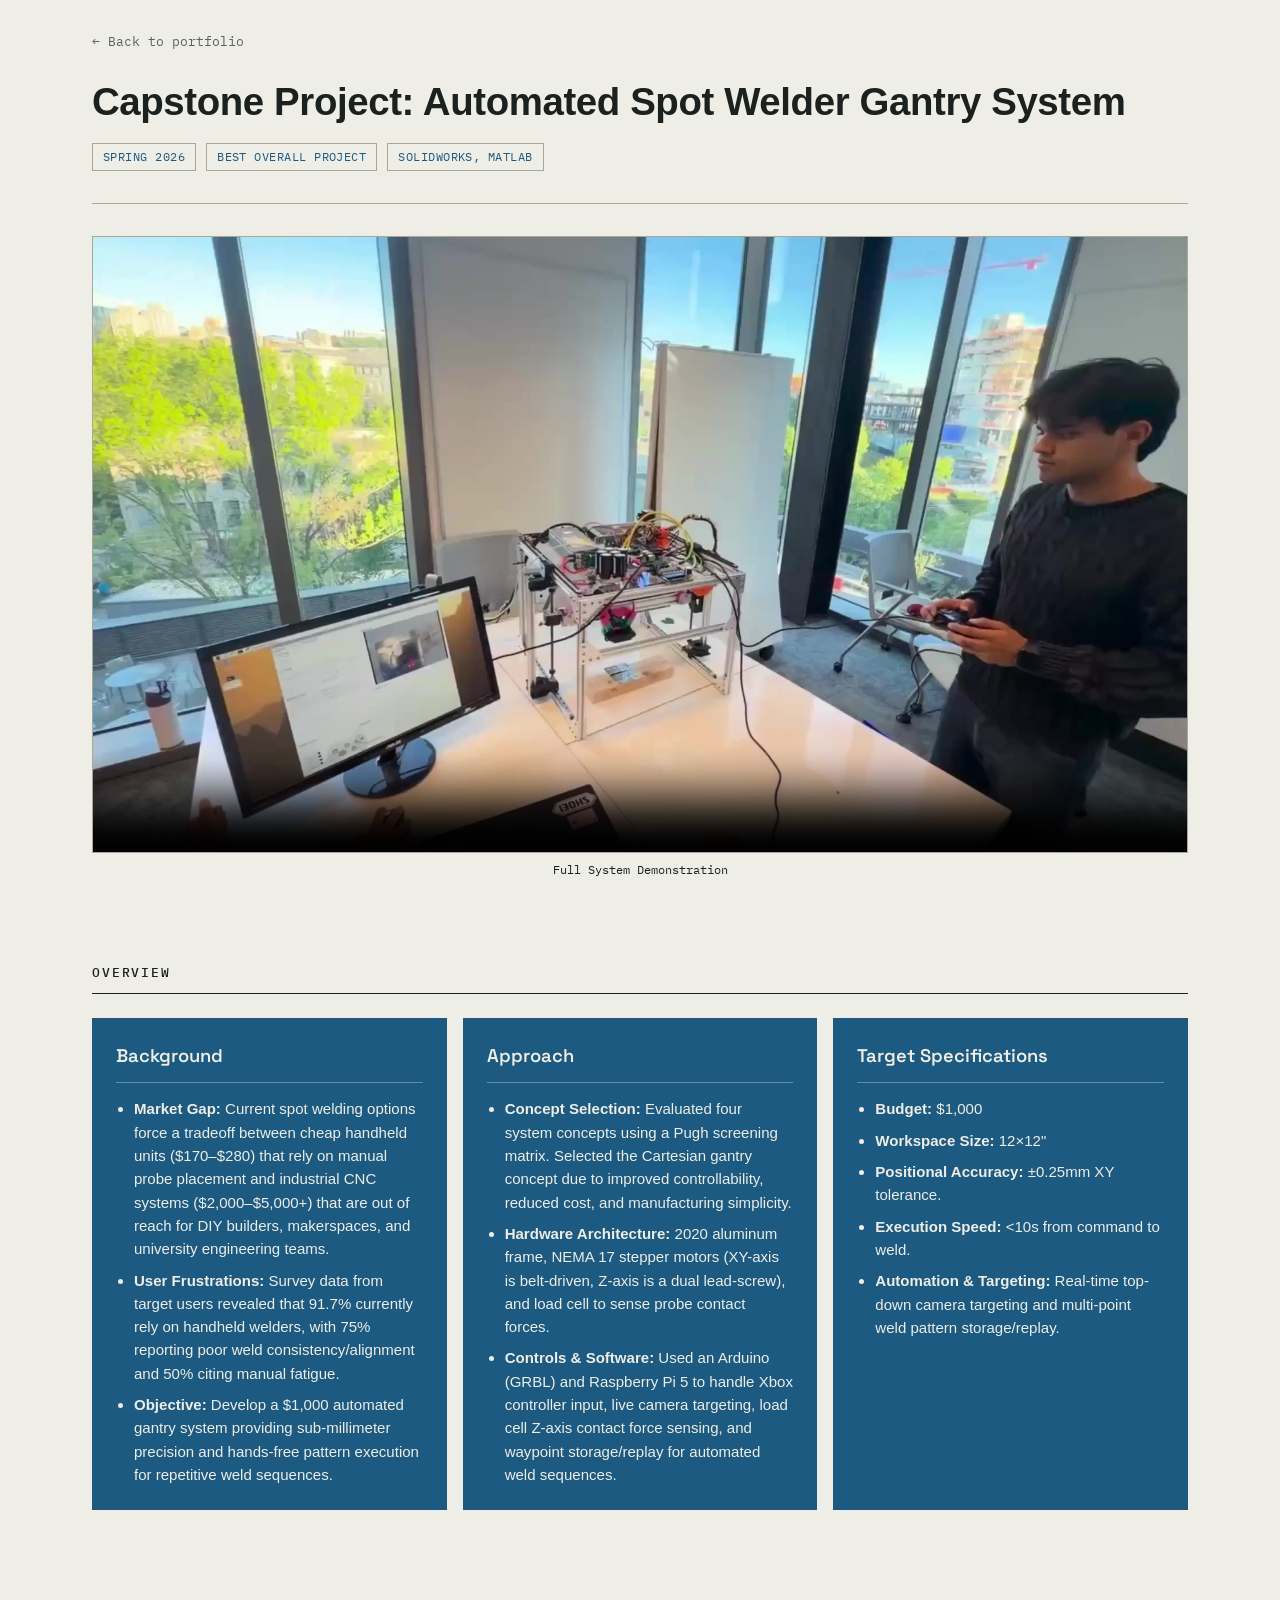
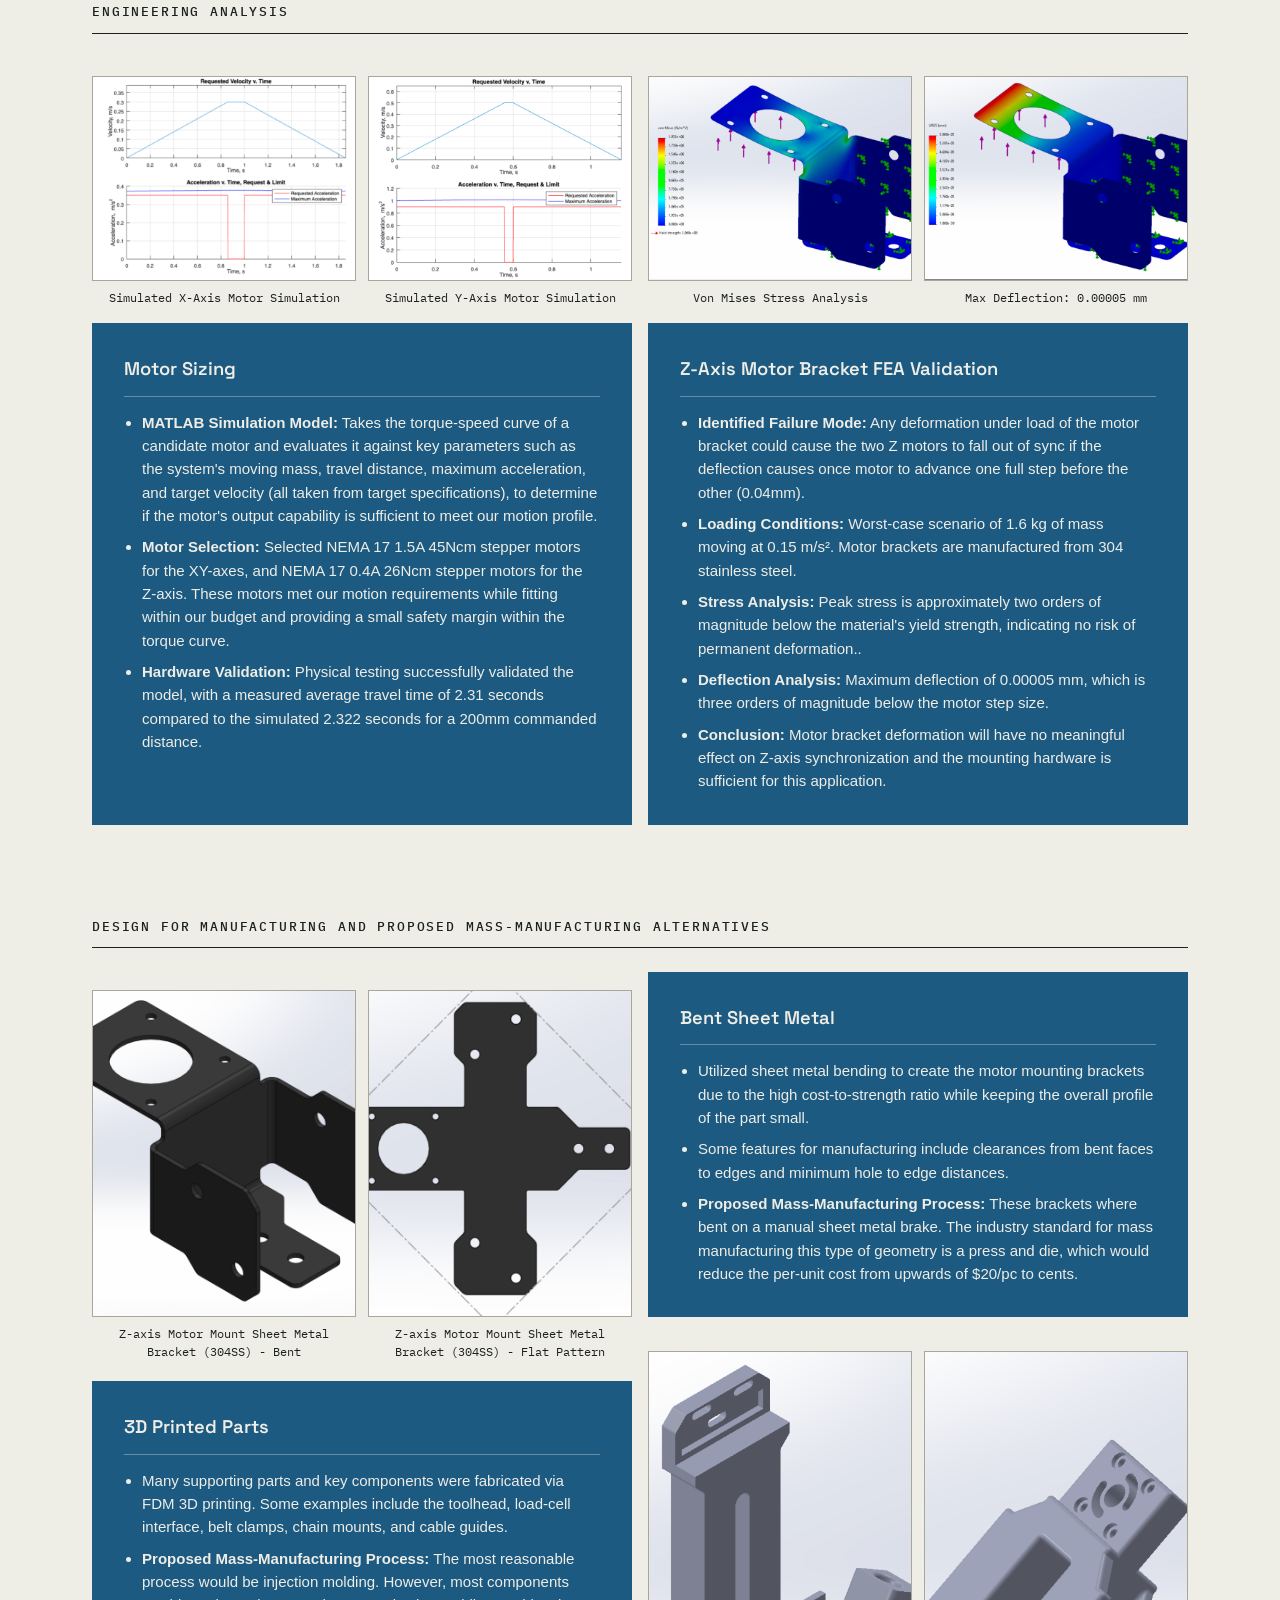
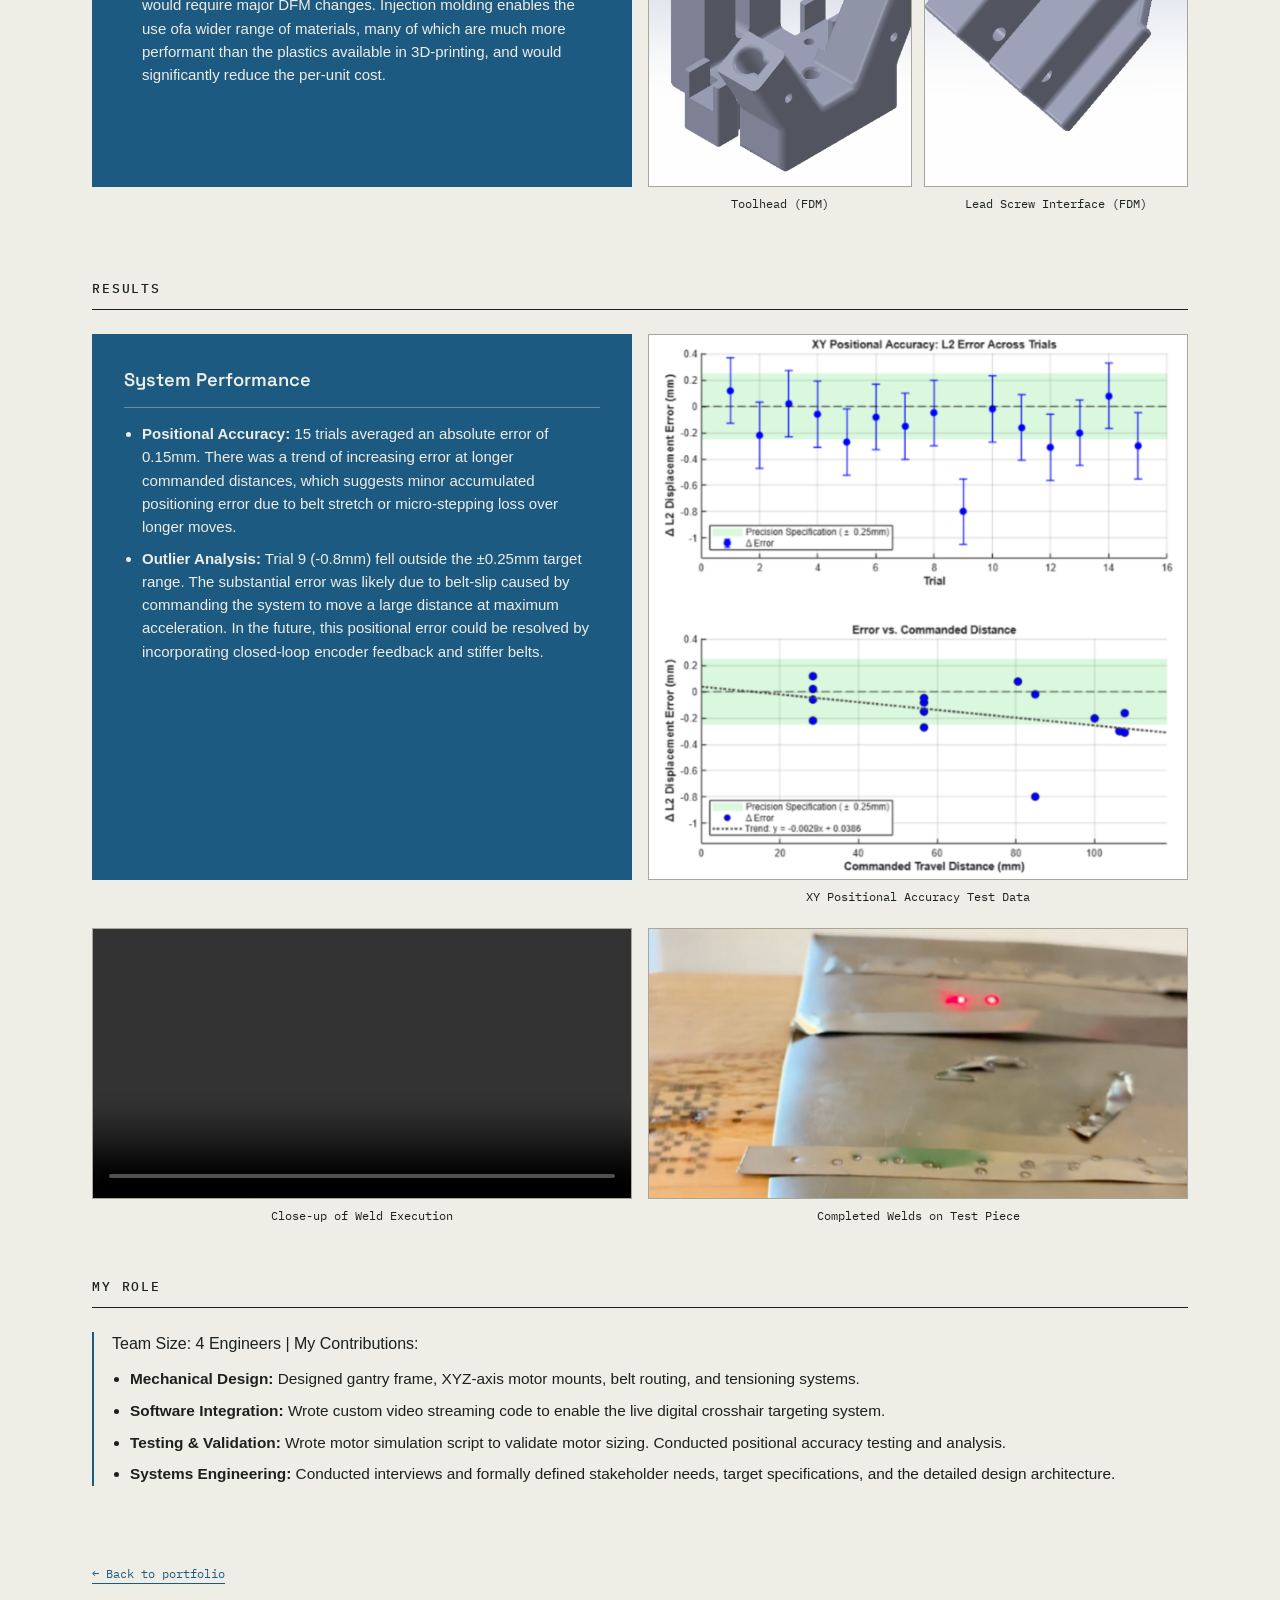
<file: gantry.html>
<!DOCTYPE html>
<html lang="en">
<head>
<meta charset="UTF-8">
<meta name="viewport" content="width=device-width, initial-scale=1.0">
<title>Automated Spot Welder Gantry System — Varun Sureka</title>
<link rel="preconnect" href="https://fonts.googleapis.com">
<link rel="preconnect" href="https://fonts.gstatic.com" crossorigin>
<link href="https://fonts.googleapis.com/css2?family=Space+Grotesk:wght@400;500;600;700&family=Inter:wght@400;500;600&family=IBM+Plex+Mono:wght@400;500&display=swap" rel="stylesheet">
<link rel="stylesheet" href="styles.css">
</head>
<body>

<div class="wrap wrap-wide">
  <a class="case-back mono" href="index.html">← Back to portfolio</a>

  <div class="case-header">
    <h1 class="case-title">Capstone Project: Automated Spot Welder Gantry System</h1>
    <div class="case-tags">
      <span class="case-tag">Spring 2026</span>
      <span class="case-tag">Best Overall Project</span>
      <span class="case-tag">SolidWorks, MATLAB</span>
    </div>
  </div>

  <figure class="case-hero-figure">
  <div class="case-hero">
    <video controls preload="metadata" playsinline poster="assets/gantry/poster.jpg">
      <source src="assets/gantry/gantry-system-video.mp4" type="video/mp4">
    </video>
  </div>
  <figcaption class="schematic-caption">Full System Demonstration</figcaption>
</figure>

  <div class="case-section">
  <div class="section-title-wrap"><div class="section-title">Overview</div><div class="rule"></div></div>
  <div class="case-cols">

    <div class="case-card">
      <h3 class="case-card-title">Background</h3>
      <ul>
        <li><b>Market Gap:</b> Current spot welding options force a tradeoff between cheap handheld units ($170–$280) that rely on manual probe placement and industrial CNC systems ($2,000–$5,000+) that are out of reach for DIY builders, makerspaces, and university engineering teams.</li>
        <li><b>User Frustrations:</b> Survey data from target users revealed that 91.7% currently rely on handheld welders, with 75% reporting poor weld consistency/alignment and 50% citing manual fatigue.</li>
        <li><b>Objective:</b> Develop a $1,000 automated gantry system providing sub-millimeter precision and hands-free pattern execution for repetitive weld sequences.</li>
      </ul>
    </div>

    <div class="case-card">
      <h3 class="case-card-title">Approach</h3>
      <ul>
        <li><b>Concept Selection:</b> Evaluated four system concepts using a Pugh screening matrix. Selected the Cartesian gantry concept due to improved controllability, reduced cost, and manufacturing simplicity.</li>
        <li><b>Hardware Architecture:</b> 2020 aluminum frame, NEMA 17 stepper motors (XY-axis is belt-driven, Z-axis is a dual lead-screw), and load cell to sense probe contact forces.</li>
        <li><b>Controls & Software:</b> Used an Arduino (GRBL) and Raspberry Pi 5 to handle Xbox controller input, live camera targeting, load cell Z-axis contact force sensing, and waypoint storage/replay for automated weld sequences.</li>
      </ul>
    </div>

    <div class="case-card">
      <h3 class="case-card-title">Target Specifications</h3>
      <ul>
        <li><b>Budget:</b> $1,000</li>
        <li><b>Workspace Size:</b> 12×12"</li>
        <li><b>Positional Accuracy:</b> ±0.25mm XY tolerance.</li>
        <li><b>Execution Speed:</b> &lt;10s from command to weld.</li>
        <li><b>Automation & Targeting:</b> Real-time top-down camera targeting and multi-point weld pattern storage/replay.</li>
      </ul>
    </div>

  </div>
</div>

<div class="case-section">
  <div class="section-title-wrap"><div class="section-title">Engineering Analysis</div><div class="rule"></div></div>
  <div class="case-cols case-cols-2">
    <div class="case-card-figs">
        <figure class="schematic-figure">
          <img src="assets/gantry/x_axis motor simulation.png" alt="X Axis Motor Simulation">
          <figcaption class="schematic-caption">Simulated X-Axis Motor Simulation</figcaption>
        </figure>
        <figure class="schematic-figure">
          <img src="assets/gantry/y_axis motor simulation.png" alt="Y Axis Motor Simulation">
          <figcaption class="schematic-caption">Simulated Y-Axis Motor Simulation</figcaption>
        </figure>
      </div>
    <div class="case-card-figs">
        <figure class="schematic-figure">
          <img src="assets/gantry/vm-stress.png" alt="Von Mises stress on Z-axis bracket">
          <figcaption class="schematic-caption">Von Mises Stress Analysis</figcaption>
        </figure>
        <figure class="schematic-figure">
          <img src="assets/gantry/deflection.png" alt="Bracket deflection under load">
          <figcaption class="schematic-caption">Max Deflection: 0.00005 mm</figcaption>
        </figure>
      </div>
    <div class="case-card case-card-lg">
      <h3 class="case-card-title">Motor Sizing</h3>
      <ul>
        <li><b>MATLAB Simulation Model:</b> Takes the torque-speed curve of a candidate motor and evaluates it against key parameters such as the system's moving mass, travel distance, maximum acceleration, and target velocity (all taken from target specifications), to determine if the motor's output capability is sufficient to meet our motion profile.</li>
        <li><b>Motor Selection:</b> Selected NEMA 17 1.5A 45Ncm stepper motors for the XY-axes, and NEMA 17 0.4A 26Ncm stepper motors for the Z-axis. These motors met our motion requirements while fitting within our budget and providing a small safety margin within the torque curve.</li>
        <li><b>Hardware Validation:</b> Physical testing successfully validated the model, with a measured average travel time of 2.31 seconds compared to the simulated 2.322 seconds for a 200mm commanded distance.</li>
      </ul>
    </div>

    <div class="case-card case-card-lg">
      <h3 class="case-card-title">Z-Axis Motor Bracket FEA Validation</h3>
      <ul>
        <li><b>Identified Failure Mode:</b> Any deformation under load of the motor bracket could cause the two Z motors to fall out of sync if the deflection causes once motor to advance one full step before the other (0.04mm).</li>
        <li><b>Loading Conditions:</b>  Worst-case scenario of 1.6 kg of mass moving at 0.15 m/s². Motor brackets are manufactured from 304 stainless steel.</li>
        <li><b>Stress Analysis:</b> Peak stress is approximately two orders of magnitude below the material's yield strength, indicating no risk of permanent deformation..</li>
        <li><b>Deflection Analysis:</b> Maximum deflection of 0.00005 mm, which is three orders of magnitude below the motor step size.</li>
        <li><b>Conclusion:</b>  Motor bracket deformation will have no meaningful effect on Z-axis synchronization and the mounting hardware is sufficient for this application.</li>
      </ul>
    </div>
  </div>
</div>

<div class="case-section">
  <div class="section-title-wrap"><div class="section-title">Design for Manufacturing and Proposed Mass-Manufacturing Alternatives</div><div class="rule"></div></div>
  <div class="case-cols case-cols-2">
    <div class="case-card-figs">
        <figure class="schematic-figure" style="margin: 0; height: 100%;">
          <img src="assets/gantry/bent sheet metal.png" alt="Z-axis Motor Mount Sheet Metal Bracket (304SS) - Bent" style="width: 100%; height: 100%; object-fit: cover; display: block; background: var(--paper-raised); border: 1px solid var(--line-strong);">
          <figcaption class="schematic-caption">Z-axis Motor Mount Sheet Metal Bracket (304SS) - Bent</figcaption>
        </figure>
        <figure class="schematic-figure" style="margin: 0; height: 100%;">
          <img src="assets/gantry/sheet metal.png" alt="Z-axis Motor Mount Sheet Metal Bracket (304SS) - Flat Pattern" style="width: 100%; height: 100%; object-fit: cover; display: block; background: var(--paper-raised); border: 1px solid var(--line-strong);">
          <figcaption class="schematic-caption">Z-axis Motor Mount Sheet Metal Bracket (304SS) - Flat Pattern</figcaption>
        </figure>
      </div>
    <div class="case-card case-card-lg" style="height: 100%;">
      <h3 class="case-card-title">Bent Sheet Metal</h3>
      <ul>
        <li>Utilized sheet metal bending to create the motor mounting brackets due to the high cost-to-strength ratio while keeping the overall profile of the part small.</li>
        <li>Some features for manufacturing include clearances from bent faces to edges and minimum hole to edge distances. </li>
        <li><b>Proposed Mass-Manufacturing Process:</b> These brackets where bent on a manual sheet metal brake. The industry standard for mass manufacturing this type of geometry is a press and die, which would reduce the per-unit cost from upwards of $20/pc to cents.</li>
      </ul>
    </div>
    
    <div class="case-card case-card-lg" style="margin-top: 48px;">
      <h3 class="case-card-title">3D Printed Parts</h3>
      <ul>
        <li>Many supporting parts and key components were fabricated via FDM 3D printing. Some examples include the toolhead, load-cell interface, belt clamps, chain mounts, and cable guides.</li>
        <li><b>Proposed Mass-Manufacturing Process:</b> The most reasonable process would be injection molding. However, most components would require major DFM changes. Injection molding enables the use ofa wider range of materials, many of which are much more performant than the plastics available in 3D-printing, and would significantly reduce the per-unit cost.</li>
      </ul>
    </div>
    <div class="case-card-figs">
        <figure class="schematic-figure" style="margin: 0; height: 100%;">
          <img src="assets/gantry/toolhead.png" alt="Toolhead (FDM)" style="width: 100%; height: 100%; object-fit: cover; display: block; background: var(--paper-raised); border: 1px solid var(--line-strong);">
          <figcaption class="schematic-caption">Toolhead (FDM)</figcaption>
        </figure>
        <figure class="schematic-figure" style="margin: 0; height: 100%;">
          <img src="assets/gantry/lead screw interface.png" alt="Lead Screw Interface (FDM)" style="width: 100%; height: 100%; object-fit: cover; display: block; background: var(--paper-raised); border: 1px solid var(--line-strong);">
          <figcaption class="schematic-caption">Lead Screw Interface (FDM)</figcaption>
        </figure>
      </div>
  </div>
</div>

<div class="case-section">
  <div class="section-title-wrap"><div class="section-title">Results</div><div class="rule"></div></div>
  
  <div class="case-cols case-cols-2">
    
    <div>
      <div class="case-card case-card-lg" style="height: 100%;">
        <h3 class="case-card-title">System Performance</h3>
        <ul>
          <li><b>Positional Accuracy:</b> 15 trials averaged an absolute error of 0.15mm. There was a trend of increasing error at longer commanded distances, which suggests minor accumulated positioning error due to belt stretch or micro-stepping loss over longer moves.</li>
          <li><b>Outlier Analysis:</b> Trial 9 (-0.8mm) fell outside the ±0.25mm target range. The substantial error was likely due to belt-slip caused by commanding the system to move a large distance at maximum acceleration. In the future, this positional error could be resolved by incorporating closed-loop encoder feedback and stiffer belts. 
        </ul>
      </div>
    </div>

    <div>
      <figure class="schematic-figure" style="margin: 0; height: 100%;">
        <img src="assets/gantry/XY motor testing.png" alt="XY Positional Accuracy Test Data" style="width: 100%; height: 100%; object-fit: cover; display: block; background: var(--paper-raised); border: 1px solid var(--line-strong);">
        <figcaption class="schematic-caption">XY Positional Accuracy Test Data</figcaption>
      </figure>
    </div>

  </div>

  <div class="case-cols case-cols-2" style="margin-top: 48px;">
    
    <figure class="schematic-figure" style="margin: 0; display: flex; flex-direction: column;">
      <video controls muted loop playsinline preload="metadata" style="width: 100%; display: block; background: var(--paper-raised); border: 1px solid var(--line-strong);">
        <!-- Replace with your actual video source -->
        <source src="assets/gantry/weld close up.mp4" type="video/mp4">
      </video>
      <figcaption class="schematic-caption">Close-up of Weld Execution</figcaption>
    </figure>
     <div style="position: relative;">
    <figure class="schematic-figure" style="margin: 0; position: absolute; top: 0; left: 0; right: 0; bottom: 0; display: flex; flex-direction: column;">
      <img src="assets/gantry/weld closeup.png" alt="Completed Welds on Test Piece" style="width: 100%; flex-grow: 1; min-height: 0; object-fit: cover; display: block; border: 1px solid var(--line-strong);">
      <figcaption class="schematic-caption">Completed Welds on Test Piece</figcaption>
    </figure>
    </div>
  </div>
  <div class="case-section">
    <div class="section-title-wrap"><div class="section-title">My Role</div><div class="rule"></div></div>
    <div class="case-role-box">
      <p style="margin:0 0 10px; color: var(--ink);">Team Size: 4 Engineers&nbsp;|&nbsp;My Contributions: </p>
      <ul class="entry-bullets">
        <li><b>Mechanical Design:</b> Designed gantry frame, XYZ-axis motor mounts, belt routing, and tensioning systems.</li>
        <li><b>Software Integration:</b> Wrote custom video streaming code to enable the live digital crosshair targeting system.</li>
        <li><b>Testing & Validation:</b> Wrote motor simulation script to validate motor sizing. Conducted positional accuracy testing and analysis.</li>
        <li><b>Systems Engineering:</b> Conducted interviews and formally defined stakeholder needs, target specifications, and the detailed design architecture.</li>
      </ul>
    </div>
  </div>
  <div class="case-footer-nav">
    <a class="case-link" href="index.html">← Back to portfolio</a>
  </div>
</body>
</html>
</file>
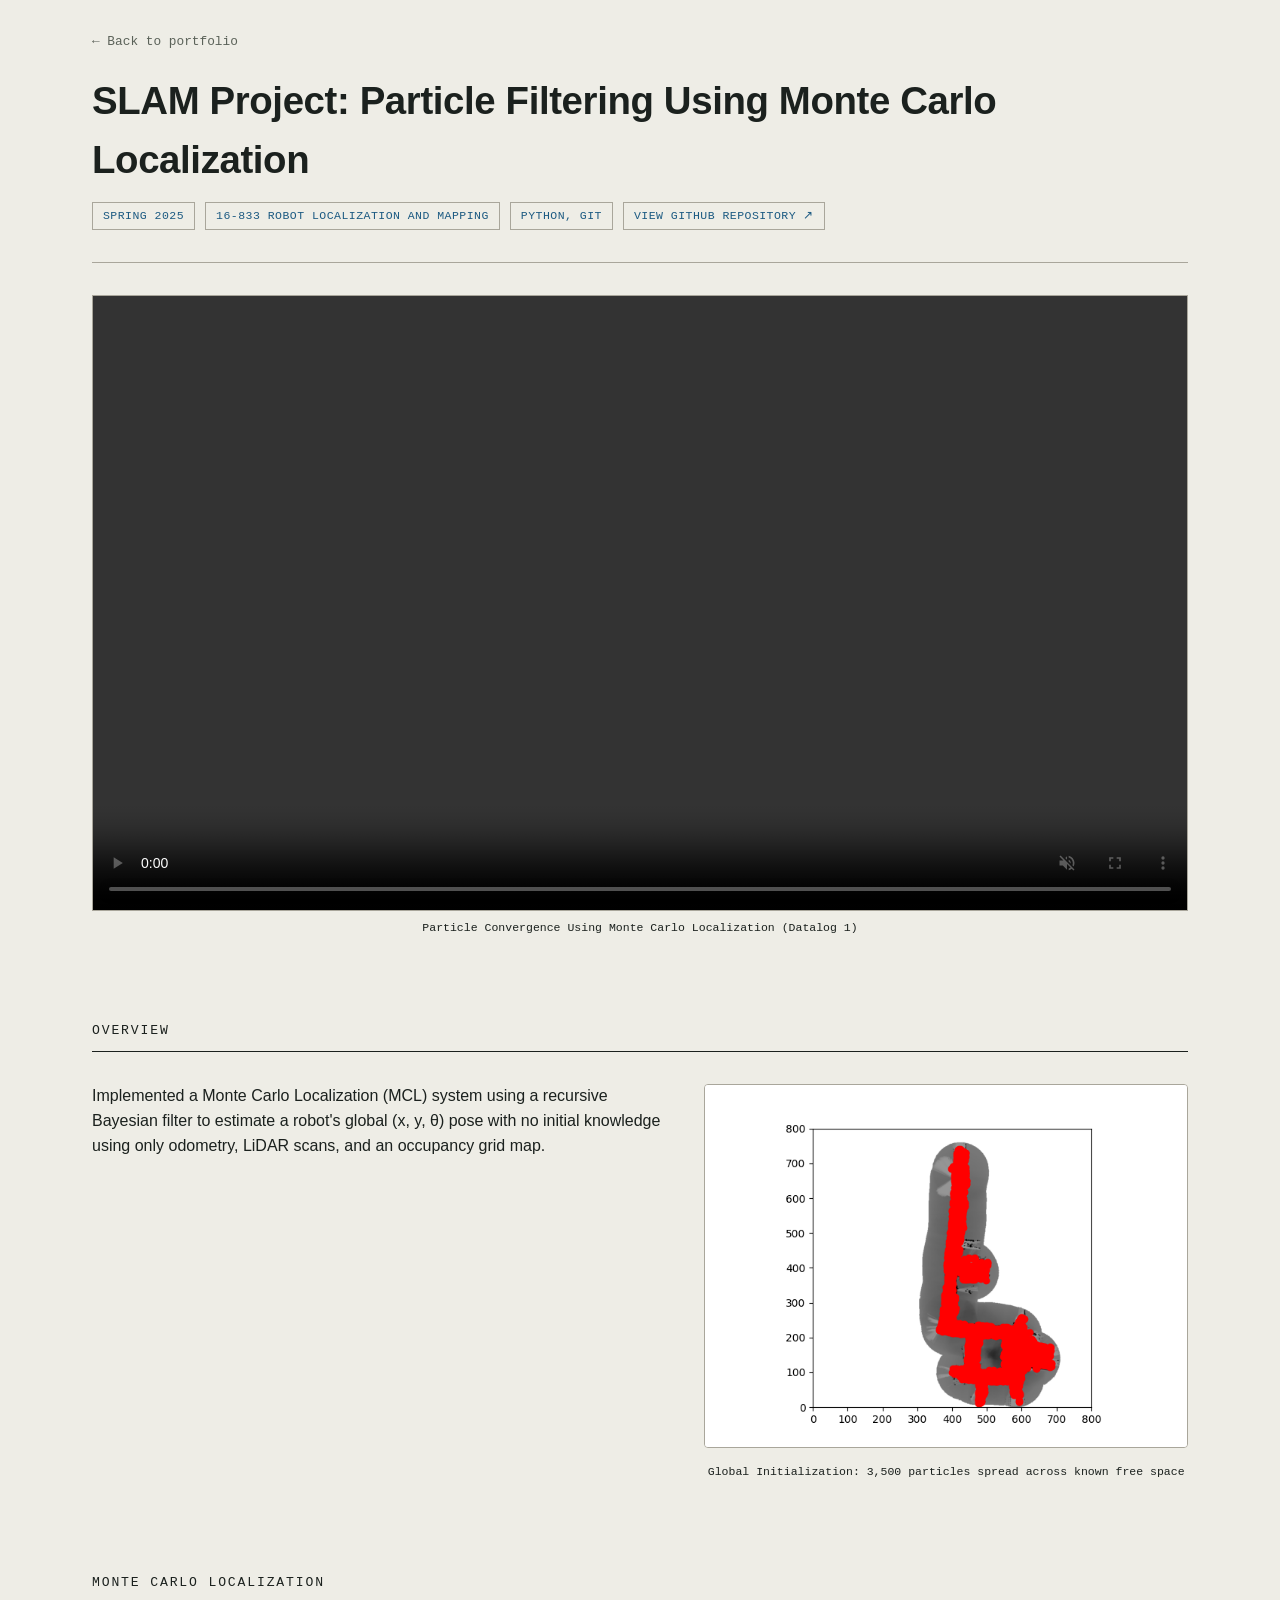
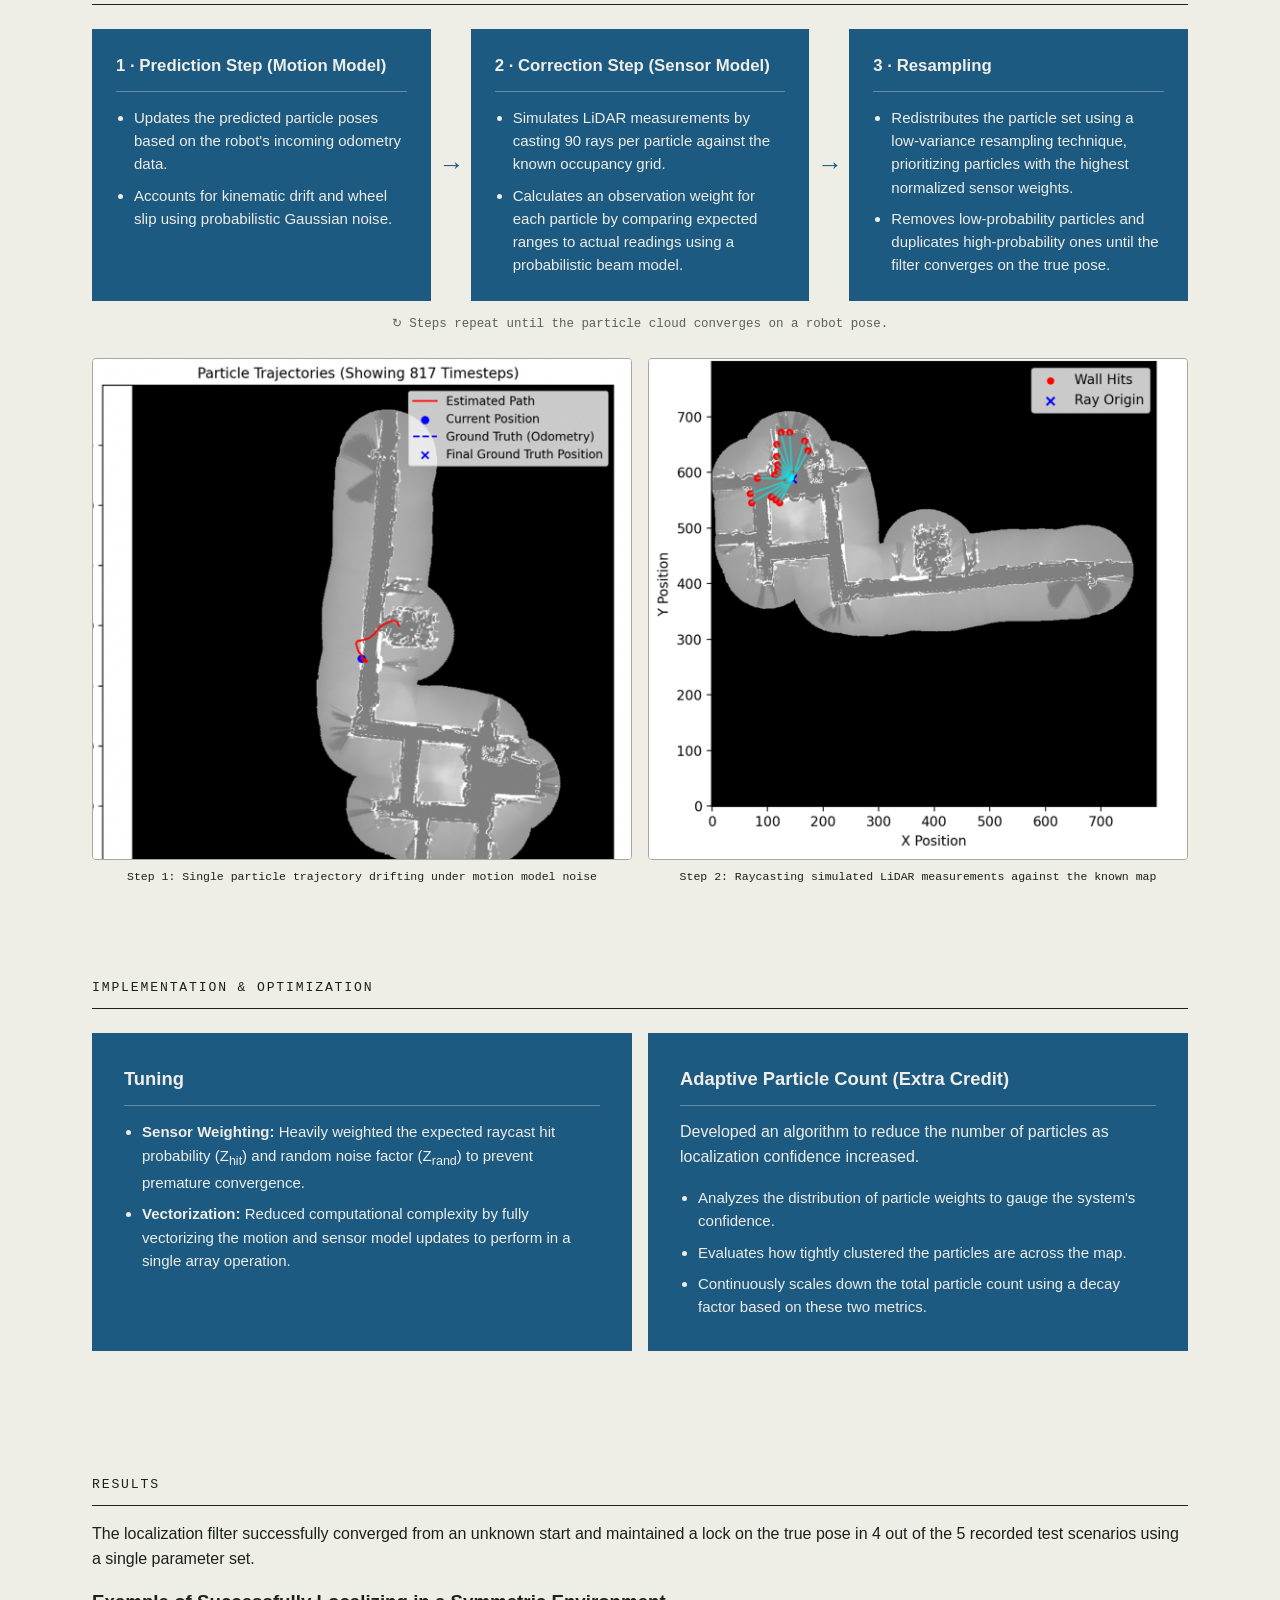
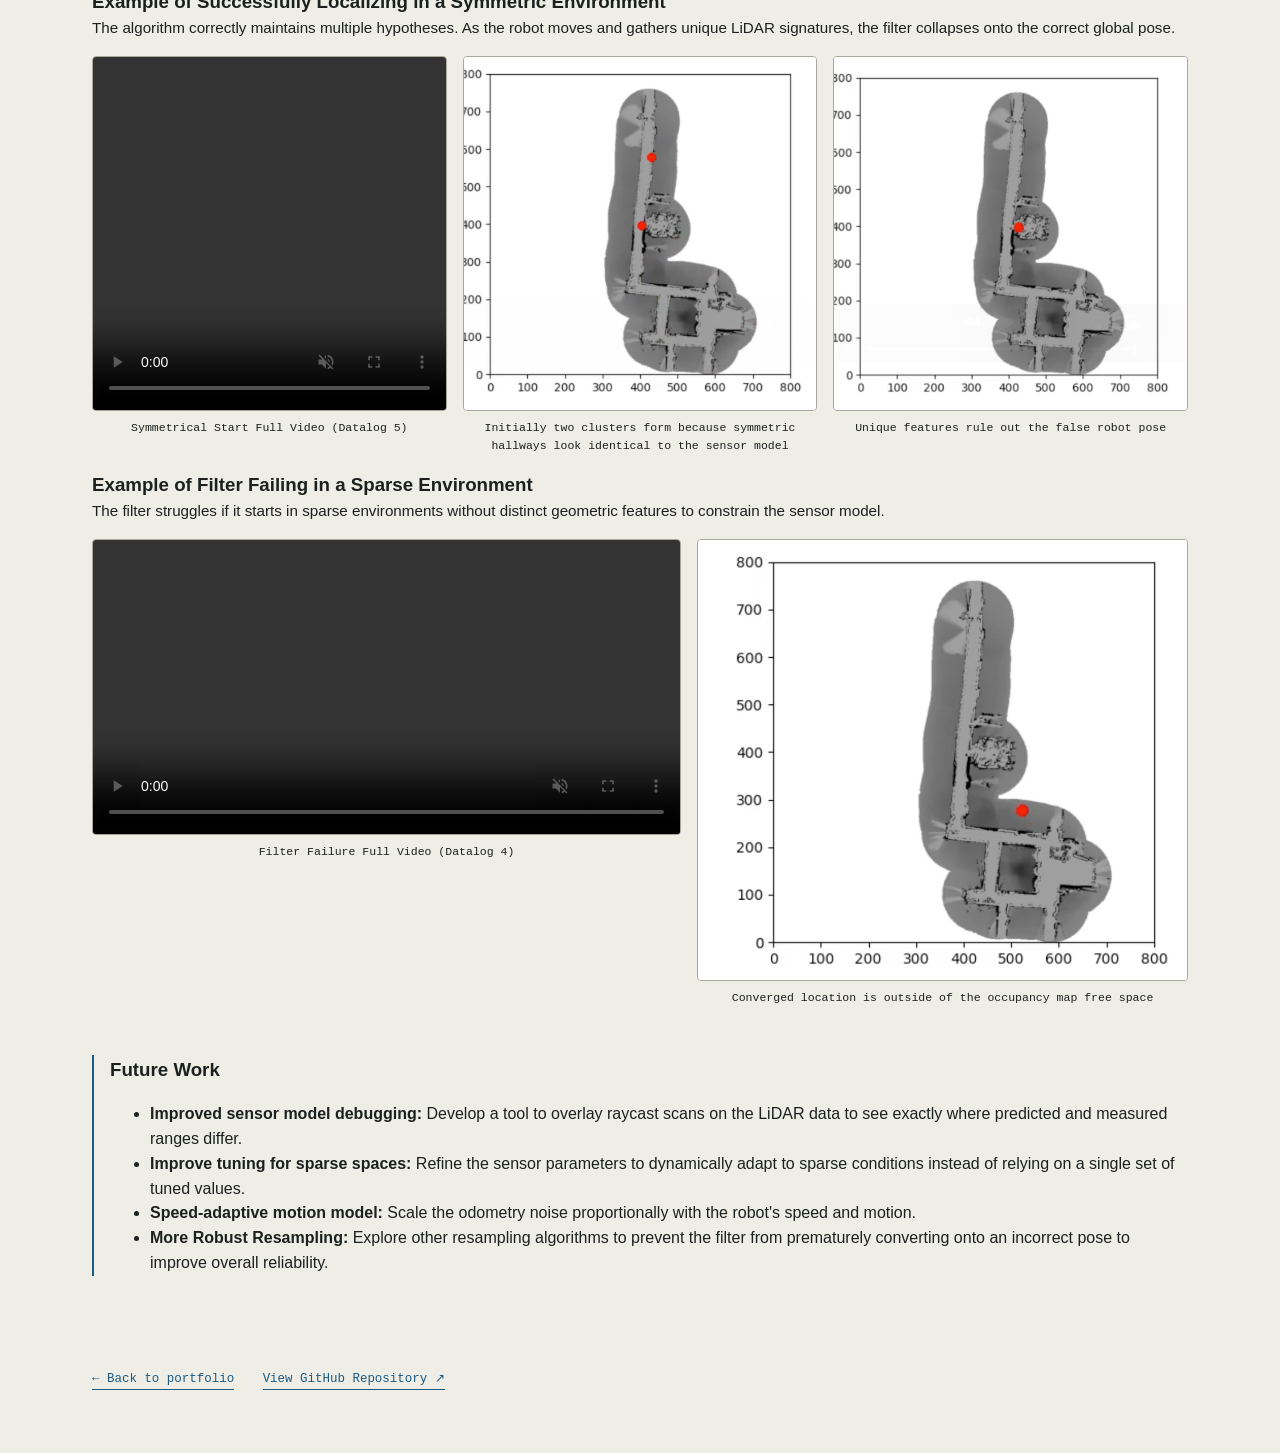
<file: slam.html>
<!DOCTYPE html>
<html lang="en">
<head>
<meta charset="UTF-8">
<meta name="viewport" content="width=device-width, initial-scale=1.0">
<title>SLAM Project: Particle Filtering Using Monte Carlo Localization — Varun Sureka</title>
<link rel="stylesheet" href="styles.css">
</head>
<body>

<div class="wrap wrap-wide">
  <a class="case-back mono" href="index.html">← Back to portfolio</a>

  <div class="case-header">
    <h1 class="case-title">SLAM Project: Particle Filtering Using Monte Carlo Localization</h1>
    <div class="case-tags">
      <span class="case-tag">Spring 2025</span>
      <span class="case-tag">16-833 Robot Localization and Mapping</span>
      <span class="case-tag">Python, Git</span>
      <a class="case-tag case-tag--link" href="https://github.com/varunsureka24/simultaneous-localization-and-mapping/tree/main/particle%20filtering" target="_blank" rel="noopener">View GitHub Repository ↗</a>
    </div>
  </div>

  <figure class="case-hero-figure">
    <div class="case-hero">
      <video controls muted loop playsinline preload="metadata" style="object-fit: contain;">
        <source src="assets/slam/log1.mp4" type="video/mp4">
      </video>
    </div>
    <figcaption class="schematic-caption">Particle Convergence Using Monte Carlo Localization (Datalog 1)</figcaption>
  </figure>

  <div class="case-section">
    <div class="section-title-wrap"><div class="section-title">Overview</div><div class="rule"></div></div>
   <div class="case-media-row" style="align-items: start; gap: 32px;">
      <div class="case-prose" style="flex: 1;">
        <p style="margin-top: 0;">Implemented a Monte Carlo Localization (MCL) system using a recursive Bayesian filter to estimate a robot's global (x, y, &theta;) pose with no initial knowledge using only odometry, LiDAR scans, and an occupancy grid map.</p>
      </div>
      <figure class="schematic-figure" style="margin: 0; flex: 1;">
        <img src="assets/slam/3500_particle_example.png" style="width: 100%; height: auto; object-fit: contain; background: var(--paper-raised); border: 1px solid var(--line-strong); border-radius: 4px;" alt="3500 initial particles spread over the map's free space">
        <figcaption class="schematic-caption" style="margin-top: 8px;">Global Initialization: 3,500 particles spread across known free space</figcaption>
      </figure>
    </div>
  </div>

  <!-- SECTION 2: The Localization Pipeline -->
<div class="case-section">
    <div class="section-title-wrap"><div class="section-title">Monte Carlo Localization</div><div class="rule"></div></div>
    <div class="case-cols case-steps">
  <div class="case-card">
    <h3 class="case-card-title">1 &middot; Prediction Step (Motion Model)</h3>
    <ul>
      <li>Updates the predicted particle poses based on the robot's incoming odometry data.</li>
      <li>Accounts for kinematic drift and wheel slip using probabilistic Gaussian noise.</li>
    </ul>
  </div>

  <div class="case-card">
    <h3 class="case-card-title">2 &middot; Correction Step (Sensor Model)</h3>
    <ul>
      <li>Simulates LiDAR measurements by casting 90 rays per particle against the known occupancy grid.</li>
      <li>Calculates an observation weight for each particle by comparing expected ranges to actual readings using a probabilistic beam model.</li>
    </ul>
  </div>

  <div class="case-card">
    <h3 class="case-card-title">3 &middot; Resampling</h3>
    <ul>
      <li>Redistributes the particle set using a low-variance resampling technique, prioritizing particles with the highest normalized sensor weights.</li>
      <li>Removes low-probability particles and duplicates high-probability ones until the filter converges on the true pose.</li>
    </ul>
  </div>
</div>
<p class="case-loop-note">↻ Steps repeat until the particle cloud converges on a robot pose.</p>

    
    <div class="case-cols case-cols-2" style="margin-top: 24px;">
      <figure class="schematic-figure" style="margin: 0; display: flex; flex-direction: column;">
        <img src="assets/slam/motion_model_visualization.png" alt="Single particle trajectory from the motion model" style="width: 100%; height: auto; object-fit: contain; display: block; border: 1px solid var(--line-strong); border-radius: 4px; background: var(--paper-raised);">
        <figcaption class="schematic-caption" style="margin-top: 8px;">Step 1: Single particle trajectory drifting under motion model noise</figcaption>
      </figure>

      <figure class="schematic-figure" style="margin: 0; display: flex; flex-direction: column;">
        <img src="assets/slam/raycast_example.png" alt="Raycast from a single particle with wall hits" style="width: 100%; height: auto; object-fit: contain; display: block; border: 1px solid var(--line-strong); border-radius: 4px; background: var(--paper-raised);">
        <figcaption class="schematic-caption" style="margin-top: 8px;">Step 2: Raycasting simulated LiDAR measurements against the known map</figcaption>
      </figure>
    </div>
  </div>


  <!-- SECTION 3: Implementation & Optimization -->
  <div class="case-section">
    <div class="section-title-wrap"><div class="section-title">Implementation & Optimization</div><div class="rule"></div></div>
    
    <div class="case-cols case-cols-2" style="margin-bottom: 32px; align-items: stretch;">
      
      <div class="case-card case-card-lg" style="margin: 0;">
        <h3 class="case-card-title">Tuning</h3>
        <ul>
          <li><b>Sensor Weighting:</b> Heavily weighted the expected raycast hit probability (Z<sub>hit</sub>) and random noise factor (Z<sub>rand</sub>) to prevent premature convergence.</li>
          <li><b>Vectorization:</b> Reduced computational complexity by fully vectorizing the motion and sensor model updates to perform in a single array operation.</li>
        </ul>
      </div>

      <div class="case-card case-card-lg" style="margin: 0;">
        <h3 class="case-card-title">Adaptive Particle Count (Extra Credit)</h3>
        <p style="margin-top: 0;">Developed an algorithm to reduce the number of particles as localization confidence increased.</p>
        <ul>
          <li>Analyzes the distribution of particle weights to gauge the system's confidence.</li>
          <li>Evaluates how tightly clustered the particles are across the map.</li>
          <li>Continuously scales down the total particle count using a decay factor based on these two metrics.</li>
        </ul>
      </div>

    </div>
  </div>

  <!-- SECTION 4: Performance & Results -->
  <div class="case-section">
    <div class="section-title-wrap"><div class="section-title">Results</div><div class="rule"></div></div>
     <div class="case-prose" style="flex: 1;">
      <p>The localization filter successfully converged from an unknown start and maintained a lock on the true pose in 4 out of the 5 recorded test scenarios using a single parameter set.</p>
     </div>

    <!-- Success Case -->
  <div style="margin-bottom: 16px; margin-top: 16px;">
      <h3 style="margin-bottom: 0px; margin-top: 0;">Example of Successfully Localizing in a Symmetric Environment </h3>
      <p style="font-size: 0.95em; margin-top: 0;">The algorithm correctly maintains multiple hypotheses. As the robot moves and gathers unique LiDAR signatures, the filter collapses onto the correct global pose.</p>
    </div>
    <div class="result-trio">
  <figure class="schematic-figure">
    <video controls muted loop playsinline preload="metadata" style="width: 100%; height: auto; object-fit: cover; display: block; border: 1px solid var(--line-strong); border-radius: 4px; background: var(--paper-raised);">
      <source src="assets/slam/log5_full.mp4" type="video/mp4">
    </video>
    <figcaption class="schematic-caption">Symmetrical Start Full Video (Datalog 5)</figcaption>
  </figure>
  <figure class="schematic-figure">
    <img src="assets/slam/log5-initial.png" alt="Early in a run: two particle clusters" style="width: 100%; height: auto; object-fit: cover; display: block; border: 1px solid var(--line-strong); border-radius: 4px; background: var(--paper-raised);">
    <figcaption class="schematic-caption">Initially two clusters form because symmetric hallways look identical to the sensor model</figcaption>
  </figure>
  <figure class="schematic-figure">
    <img src="assets/slam/log5-final.png" alt="End of a run: particles collapsed onto the true position" style="width: 100%; height: auto; object-fit: cover; display: block; border: 1px solid var(--line-strong); border-radius: 4px; background: var(--paper-raised);">
    <figcaption class="schematic-caption">Unique features rule out the false robot pose</figcaption>
  </figure>
</div>

    <div style="margin-bottom: 16px; margin-top: 16px;">
      <h3 style="margin-bottom: 0px; margin-top: 0;">Example of Filter Failing in a Sparse Environment </h3>
      <p style="font-size: 0.95em; margin-top: 0;">The filter struggles if it starts in sparse environments without distinct geometric features to constrain the sensor model.</p>
    </div>
    <div class="case-media-row">
  <figure class="schematic-figure">
    <video controls muted loop playsinline preload="metadata" style="width: 100%; height: auto; object-fit: cover; display: block; border: 1px solid var(--line-strong); border-radius: 4px; background: var(--paper-raised);">
      <source src="assets/slam/log4.mp4" type="video/mp4">
    </video>
    <figcaption class="schematic-caption">Filter Failure Full Video (Datalog 4)</figcaption>
  </figure>
  <figure class="schematic-figure">
    <img src="assets/slam/log4-final.png" alt=">Converged location is outside of the occupancy map free space" style="width: 100%; height: auto; object-fit: cover; display: block; border: 1px solid var(--line-strong); border-radius: 4px; background: var(--paper-raised);">
    <figcaption class="schematic-caption">Converged location is outside of the occupancy map free space</figcaption>
  </figure>
</div>
</div>

  <!-- SECTION 5: Challenges & Future Work -->
  <div class="case-section">
      <div style="border-left: 2px solid var(--blueprint); padding-left: 16px;">
        <h3 style="margin-top: 0;">Future Work</h3>
        <ul>
          <li><b>Improved sensor model debugging:</b> Develop a tool to overlay raycast scans on the LiDAR data to see exactly where predicted and measured ranges differ.</li>
          <li><b>Improve tuning for sparse spaces:</b> Refine the sensor parameters to dynamically adapt to sparse conditions instead of relying on a single set of tuned values.</li>
          <li><b>Speed-adaptive motion model:</b> Scale the odometry noise proportionally with the robot's speed and motion.</li>
          <li><b>More Robust Resampling:</b> Explore other resampling algorithms to prevent the filter from prematurely converting onto an incorrect pose to improve overall reliability.</li>
      </ul>
        </ul>
      </div>

    </div>
  <div class="case-footer-nav">
  <a class="case-link" href="index.html">← Back to portfolio</a>
  <a class="case-link" href="https://github.com/varunsureka24/simultaneous-localization-and-mapping/tree/main/particle%20filtering" target="_blank" rel="noopener">View GitHub Repository ↗</a>
</div>

</div>

</body>
</html>
</file>
<file: styles.css>
:root {
    --paper: #EEEDE6;
    --paper-raised: #F5F4EF;
    --ink: #1B211E;
    --graphite: #5B6259;
    --blueprint: #1C5A82;
    --signal: #C1481D;
    --line: #C9C6BB;
    --line-strong: #A9A69B;
    --fsae-tile-background: #A6192e;
    --slam-tile-background: #D8D3E6;

  }
  * { box-sizing: border-box; }
  html { scroll-behavior: smooth; }
  body { margin: 0; background: var(--paper); color: var(--ink); font-family: 'Calibri', sans-serif; font-size: 16px; line-height: 1.55; -webkit-font-smoothing: antialiased; }
  a { color: inherit; }
  a:focus-visible, button:focus-visible { outline: 2px solid var(--blueprint); outline-offset: 3px; }
  .wrap { max-width: 900px; margin: 0 auto; padding: 0 32px; }
  .mono { font-family: 'IBM Plex Mono', monospace; }
section-title-wrap
  header { padding: 48px 0 32px; border-bottom: 1px solid var(--line-strong); }
  .title-block { display: flex; justify-content: space-between; align-items: flex-end; gap: 24px; flex-wrap: wrap; }
  h1 { font-family: 'Calibri', sans-serif; font-weight: 600; font-size: clamp(1.9rem, 4.5vw, 2.5rem); margin: 0 0 4px; letter-spacing: -0.01em; }
  .degree-line { color: var(--graphite); font-size: 0.92rem; }
  .meta-strip { text-align: right; font-family: 'IBM Plex Mono', monospace; font-size: 0.8rem; color: var(--graphite); line-height: 1.9; }
  .meta-strip a { text-decoration: none; border-bottom: 1px solid var(--line-strong); }
  .meta-strip a:hover { border-color: var(--blueprint); color: var(--blueprint); }

  /* --- education (resume-style two-column rows, left-aligned) --- */
  .edu-wrap { padding: 22px 0; border-bottom: 1px solid var(--line-strong); }
  .edu-row { display: grid; grid-template-columns: 1fr auto; gap: 12px; margin-bottom: 4px; }
  .edu-row:last-child { margin-bottom: 0; }
  .edu-school { font-family: 'Calibri', sans-serif; font-weight: 600; font-size: 1rem; color: var(--ink); }
  .edu-location { font-size: 0.78rem; color: var(--graphite); }
  .edu-degree { font-size: 0.92rem; color: var(--ink); }
  .edu-dates { font-size: 0.78rem; color: var(--graphite); white-space: nowrap; }
  @media (max-width: 500px) { .edu-row { grid-template-columns: 1fr; gap: 2px; } }

  /* --- index / table of contents --- */
  .index-wrap { padding: 20px 0 8px; border-bottom: 1px solid var(--line-strong); }
  .index-label { font-family: 'IBM Plex Mono', monospace; font-size: 0.72rem; letter-spacing: 0.12em; text-transform: uppercase; color: var(--graphite); margin-bottom: 14px; }
  .index-group-label { font-family: 'IBM Plex Mono', monospace; font-size: 0.7rem; letter-spacing: 0.1em; text-transform: uppercase; color: var(--blueprint); margin: 18px 0 2px; }
  .index-group-label:first-of-type { margin-top: 0; }
  .index-row { display: grid; grid-template-columns: auto 1fr auto; gap: 14px; align-items: baseline; padding: 9px 0; border-top: 1px solid var(--line); text-decoration: none; }
  .index-group-label + .index-row { border-top: none; }
  .index-title { font-size: 0.94rem; color: var(--ink); white-space: nowrap; }
  .index-subtitle { font-size: 0.85rem; color: var(--graphite); text-align: right; }
  .index-title, .index-subtitle { transition: color 0.15s ease; }
  .index-row:hover .index-title,
  .index-row:hover .index-subtitle,
  .index-row:focus-visible .index-title,
  .index-row:focus-visible .index-subtitle { color: var(--signal); }
  .index-headline { font-family: 'IBM Plex Mono', monospace; font-size: 0.76rem; color: var(--signal); text-align: right; white-space: nowrap; }

  .section-title-wrap { padding: 44px 0 16px; }
  .wrap:has(> .section-title-wrap) + .wrap > .exp-entry,
  .wrap:has(> .section-title-wrap) + .wrap > .entry { padding-top: 0; }
  .section-title { font-family: 'IBM Plex Mono', monospace; font-size: 0.82rem; font-weight: 500; letter-spacing: 0.14em; text-transform: uppercase; color: var(--ink); margin: 0 0 10px; }
  .section-title-wrap .rule { height: 1px; background: var(--ink); }

  /* --- experience: single-column, bullet-forward --- */
  .exp-entry { padding: 36px 0; border-bottom: 1px solid var(--line); }
  .exp-entry:last-of-type { border-bottom: none; }
  .exp-title { font-family: 'Calibri', sans-serif; font-weight: 600; font-size: 1.25rem; margin: 0; }
  .exp-head { position: relative; padding-right: 150px; margin-bottom: 2px; }
  .exp-meta { position: absolute; top: 0; right: 0; display: flex; flex-direction: column; align-items: flex-end; gap: 3px; }
  .exp-duration { font-family: 'IBM Plex Mono', monospace; font-size: 0.76rem; color: var(--graphite); white-space: nowrap; }
  .exp-location { font-family: 'IBM Plex Mono', monospace; font-size: 0.72rem; color: var(--graphite); white-space: nowrap; }
  .exp-org { color: var(--blueprint); font-family: 'IBM Plex Mono', monospace; font-size: 0.8rem; margin-bottom: 16px; }

  /* --- projects: two-column with schematic --- */
  .entry { padding: 36px 0; border-bottom: 1px solid var(--line); }
  .entry:last-of-type { border-bottom: none; }
  .entry-head { display: grid; grid-template-columns: 1fr auto; align-items: baseline; gap: 16px; margin-bottom: 2px; }
  .entry-name { font-family: 'Calibri', sans-serif; font-weight: 600; font-size: 1.25rem; margin: 0; }
  .entry-duration { font-family: 'IBM Plex Mono', monospace; font-size: 0.76rem; color: var(--graphite); white-space: nowrap; }
  .entry-org { color: var(--blueprint); font-family: 'IBM Plex Mono', monospace; font-size: 0.8rem; margin-bottom: 16px; }
  .entry-body { display: grid; grid-template-columns: 0.85fr 1.15fr; gap: 30px; align-items: start; }
  @media (max-width: 720px) { .entry-body { grid-template-columns: 1fr; } .index-row { grid-template-columns: 1fr; gap: 3px; } .index-subtitle, .index-headline { text-align: left; } }
  .schematic { border: 1px solid var(--line-strong); background: var(--paper-raised); aspect-ratio: 4 / 3; display: flex; align-items: center; justify-content: center; position: relative; }
  .schematic svg { width: 78%; height: 78%; }
  .schematic img { width: 100%; height: 100%; object-fit: cover; display: block; }
  .schematic-label { position: absolute; bottom: 8px; left: 10px; font-family: 'IBM Plex Mono', monospace; font-size: 0.66rem; color: var(--ink); }
  .schematic-figure { margin: 0; }
  .schematic-caption { margin-top: 8px; text-align: center; font-family: 'IBM Plex Mono', monospace; font-size: 0.72rem; color: var(--ink); }
  .entry-bullets { margin: 0; padding-left: 18px; }
  .entry-bullets li { margin-bottom: 8px; color: var(--ink); font-size: 0.96rem; }
  .entry-bullets li:last-child { margin-bottom: 0; }

  .leadership-entry { padding: 24px 0; }
  .leadership-head { display: grid; grid-template-columns: 1fr auto; gap: 16px; align-items: baseline; margin-bottom: 4px; }
  .leadership-title { font-family: 'Calibri', sans-serif; font-weight: 600; font-size: 1.1rem; margin: 0; }
  .leadership-org { color: var(--graphite); font-size: 0.92rem; }

  .skills-section { padding: 32px 0 48px; }
  .skills-grid { display: grid; grid-template-columns: repeat(auto-fit, minmax(220px, 1fr)); gap: 28px; }
  .skill-group-label { font-family: 'IBM Plex Mono', monospace; font-size: 0.72rem; color: var(--blueprint); margin-bottom: 8px; }
  .skill-group-items { color: var(--ink); font-size: 0.95rem; line-height: 1.8; }

  footer { padding: 40px 0 64px; display: flex; justify-content: space-between; align-items: center; flex-wrap: wrap; gap: 16px; }
  .footer-note { color: var(--graphite); font-size: 0.85rem; font-family: 'IBM Plex Mono', monospace; }
  .resume-link { text-decoration: none; font-family: 'Calibri', sans-serif; font-weight: 600; font-size: 0.95rem; color: var(--ink); border: 1px solid var(--ink); padding: 10px 20px; display: inline-block; transition: background 0.15s ease, color 0.15s ease; }
  .resume-link:hover { background: var(--ink); color: var(--paper); }
  @media (prefers-reduced-motion: reduce) { html { scroll-behavior: auto; } .resume-link { transition: none; } .index-title, .index-subtitle { transition: none; } }

/* ============================================================
   CASE STUDY PAGES
   ============================================================ */

.wrap-wide { max-width: 1160px; }
.case-hero-figure { margin: 32px 0; }
.case-hero-figure .case-hero { margin: 0; }

.case-cols { display: grid; grid-template-columns: repeat(3, minmax(0, 1fr)); gap: 16px; margin-top: 8px; }
.case-cols-2 { grid-template-columns: repeat(2, minmax(0, 1fr)); }
.case-steps { gap: 40px; }
.case-steps .case-card { position: relative; }
.case-steps .case-card:not(:last-child)::after {
  content: "→"; position: absolute; right: -32px; top: 50%; transform: translateY(-50%);
  width: 24px; text-align: center; font-size: 1.6rem; color: var(--blueprint);
}
.case-steps .case-card-title { white-space: nowrap; font-size: 1.05rem; }

@media (max-width: 1000px) {
  .case-steps .case-card-title { white-space: normal; }
}
.case-loop-note { margin: 14px 0 0; text-align: center; font-family: 'IBM Plex Mono', monospace; font-size: 0.78rem; color: var(--graphite); }

@media (max-width: 720px) {
  .case-steps .case-card:not(:last-child)::after {
    content: "↓"; right: auto; left: 50%; top: auto; bottom: -34px; transform: translateX(-50%);
  }
}
.case-card { background: var(--blueprint); color: var(--paper); padding: 24px; }
.case-card--ink { background: var(--ink); }
.case-card-lg { padding: 32px; }
.case-card-title { font-family: 'Space Grotesk', sans-serif; font-weight: 600; font-size: 1.15rem; margin: 0 0 14px; padding-bottom: 12px; border-bottom: 1px solid rgba(238, 237, 230, 0.35); }
.case-card ul { margin: 0; padding-left: 18px; }
.case-card li { margin-bottom: 8px; font-size: 0.94rem; }
.case-card li:last-child { margin-bottom: 0; }
.case-card-figs { 
  display: grid; 
  grid-template-columns: 1fr 1fr; 
  gap: 12px; 
  margin-top: 18px; 
}

.case-card-figs figure {
  margin: 0; /* Removes browser default margins on figures */
}

.case-card-figs img { 
  width: 100%; 
  object-fit: contain; /* or cover, depending on what looks best for your graphs */
  display: block; 
  background: var(--paper-raised); 
  border: 1px solid var(--line-strong); /* Optional: adds a nice border to match your schematic style */
}

.case-media-row { display: grid; grid-template-columns: minmax(0, 1.2fr) minmax(0, 1fr); gap: 16px; margin-top: 16px; align-items: start; }

@media (max-width: 720px) {
  .case-cols, .case-cols-2, .case-media-row { grid-template-columns: 1fr; }
}
.case-back { display: inline-block; padding: 32px 0 0; font-family: 'IBM Plex Mono', monospace; font-size: 0.8rem; color: var(--graphite); text-decoration: none; }
.case-back:hover { color: var(--blueprint); }

.case-header { padding: 18px 0 32px; border-bottom: 1px solid var(--line-strong); }
.case-title { font-family: 'Calibri', sans-serif; font-weight: 600; font-size: clamp(1.8rem, 4.5vw, 2.4rem); margin: 0 0 12px; letter-spacing: -0.01em; }
.case-tags { display: flex; flex-wrap: wrap; gap: 10px; }
.case-tag { font-family: 'IBM Plex Mono', monospace; font-size: 0.72rem; color: var(--blueprint); border: 1px solid var(--line-strong); padding: 4px 10px; text-transform: uppercase; letter-spacing: 0.04em; }

.case-hero { margin: 32px 0; border: 1px solid var(--line-strong); background: var(--paper-raised); aspect-ratio: 16 / 9; display: flex; align-items: center; justify-content: center; position: relative; overflow: hidden; }
.case-hero video, .case-hero img { width: 100%; height: 100%; object-fit: cover; display: block; }
.case-hero-placeholder { font-family: 'IBM Plex Mono', monospace; font-size: 0.8rem; color: var(--graphite); text-align: center; padding: 20px; }

.case-section { padding: 8px 0 40px; }
.case-prose p { margin: 0 0 14px; color: var(--ink); font-size: 1rem; }
.case-prose p:last-child { margin-bottom: 0; }

.case-gallery { display: grid; grid-template-columns: repeat(auto-fit, minmax(180px, 1fr)); gap: 16px; margin-top: 16px; }
.case-gallery-item { border: 1px solid var(--line-strong); background: var(--paper-raised); aspect-ratio: 4 / 3; display: flex; align-items: center; justify-content: center; }
.case-gallery-item span { font-family: 'IBM Plex Mono', monospace; font-size: 0.68rem; color: var(--graphite); padding: 8px; text-align: center; }

.case-role-box { border-left: 2px solid var(--blueprint); padding-left: 18px; margin-top: 8px; }

.case-placeholder-note { font-family: 'IBM Plex Mono', monospace; font-size: 0.76rem; color: var(--signal); border: 1px dashed var(--line-strong); padding: 14px 16px; margin: 8px 0 0; }

.case-footer-nav { padding: 24px 0 60px; }

.case-link { display: inline-block; margin-top: 14px; font-family: 'IBM Plex Mono', monospace; font-size: 0.78rem; color: var(--blueprint); text-decoration: none; border-bottom: 1px solid var(--blueprint); }
.case-link:hover { color: var(--signal); border-color: var(--signal); }

.result-trio { display: grid; grid-template-columns: repeat(3, minmax(0, 1fr)); gap: 16px; margin-top: 16px; }
.result-trio .schematic-figure { margin: 0; }
.result-trio img,
.result-trio video { width: 100%; aspect-ratio: 1 / 1; object-fit: cover; display: block; background: var(--paper-raised); border: 1px solid var(--line-strong); }

@media (max-width: 720px) {
  .result-trio { grid-template-columns: 1fr; }
}

.case-tag--link { text-decoration: none; background: var(--paper); color: var(--blueprint); border-color: var(--line-strong); }
.case-tag--link:hover { color: var(--signal); border-color: var(--signal); }
.case-footer-nav .case-link + .case-link { margin-left: 24px; }
.case-link + .case-link { margin-left: 20px; }

.exp-entry--compact { padding: 14px 0; }
.exp-entry--compact .exp-head { min-height: 44px; }
</file>
